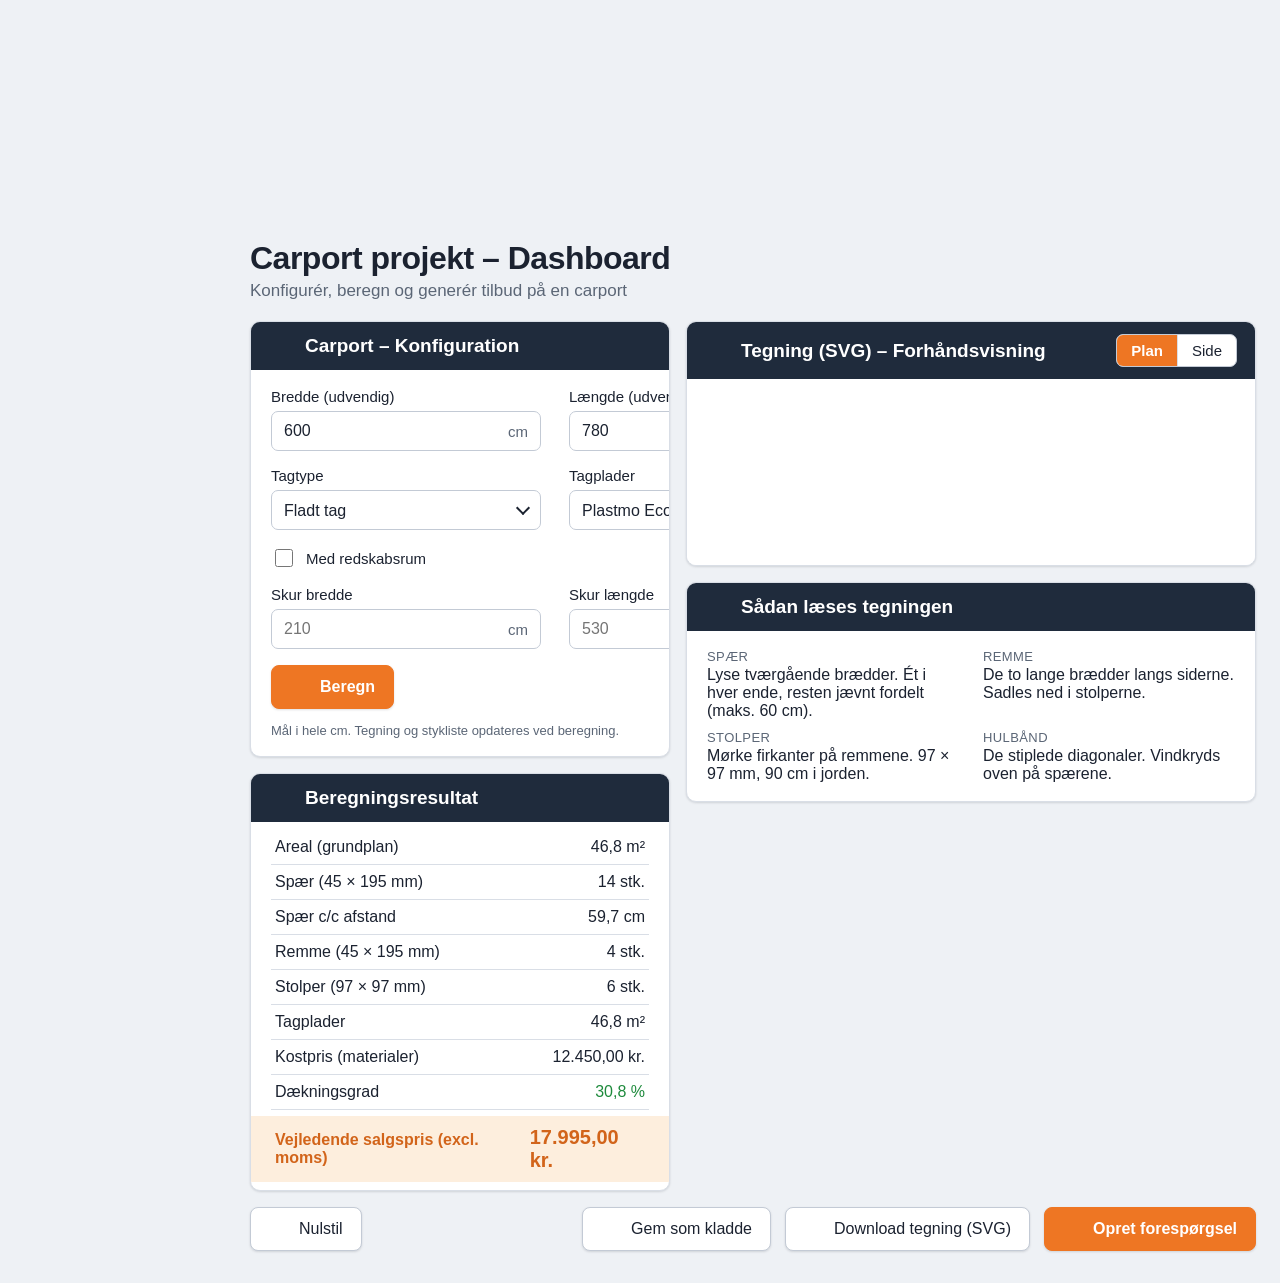
<file: src/main/resources/templates/index.html>
<!DOCTYPE html>
<html lang="da" xmlns:th="http://www.thymeleaf.org">
<head th:replace="~{fragments/layout :: head('Dashboard')}">
    <meta charset="UTF-8">
    <title>Dashboard – Fog Carport</title>
    <link rel="stylesheet" href="../public/css/style.css">
</head>
<body>
<svg th:replace="~{fragments/layout :: icons}"></svg>
<header th:replace="~{fragments/layout :: topbar('Carport projekt')}"></header>
<aside th:replace="~{fragments/layout :: sidebar('dashboard', 'salesperson')}"></aside>

<main class="main">

    <div class="page-head">
        <div>
            <h1>Carport projekt – Dashboard</h1>
            <p>Konfigurér, beregn og generér tilbud på en carport</p>
        </div>
    </div>

    <div class="grid">

        <!-- LEFT COLUMN -->
        <div class="col">

            <!-- Configuration -->
            <section class="card">
                <div class="card-head">
                    <svg><use href="#i-sliders"/></svg>
                    Carport – Konfiguration
                </div>
                <form class="card-body" th:action="@{/calculate}" method="post" id="config-form">
                    <div class="form-grid">
                        <div class="field">
                            <label for="width">Bredde (udvendig)</label>
                            <div class="control">
                                <input type="number" id="width" name="width" value="600" min="240" max="600" step="30" required>
                                <span class="unit">cm</span>
                            </div>
                        </div>
                        <div class="field">
                            <label for="length">Længde (udvendig)</label>
                            <div class="control">
                                <input type="number" id="length" name="length" value="780" min="240" max="780" step="30" required>
                                <span class="unit">cm</span>
                            </div>
                        </div>

                        <div class="field">
                            <label for="roof">Tagtype</label>
                            <div class="control select">
                                <select id="roof" name="roof">
                                    <option value="flat" selected>Fladt tag</option>
                                </select>
                            </div>
                        </div>
                        <div class="field">
                            <label for="roofMaterial">Tagplader</label>
                            <div class="control select">
                                <select id="roofMaterial" name="roofMaterial">
                                    <option selected>Plastmo Ecolite blåtonet</option>
                                </select>
                            </div>
                        </div>

                        <div class="field span-2">
                            <label class="check">
                                <input type="checkbox" name="shed" data-shed-toggle> Med redskabsrum
                            </label>
                        </div>
                        <div class="field">
                            <label for="shedWidth">Skur bredde</label>
                            <div class="control">
                                <input type="number" id="shedWidth" name="shedWidth" placeholder="210" min="150" step="30" data-shed-field>
                                <span class="unit">cm</span>
                            </div>
                        </div>
                        <div class="field">
                            <label for="shedLength">Skur længde</label>
                            <div class="control">
                                <input type="number" id="shedLength" name="shedLength" placeholder="530" min="150" step="30" data-shed-field>
                                <span class="unit">cm</span>
                            </div>
                        </div>
                    </div>
                    <div class="toolbar">
                        <button type="submit" class="btn primary"><svg><use href="#i-calc"/></svg> Beregn</button>
                        <span class="help">Mål i hele cm. Tegning og stykliste opdateres ved beregning.</span>
                    </div>
                </form>
            </section>

            <!-- Calculation result -->
            <section class="card">
                <div class="card-head">
                    <svg><use href="#i-calc"/></svg>
                    Beregningsresultat
                </div>
                <ul class="kv" style="padding-top:8px; padding-bottom:8px">
                    <li><span>Areal (grundplan)</span><span class="v">46,8 m²</span></li>
                    <li><span>Spær (45 × 195 mm)</span><span class="v">14 stk.</span></li>
                    <li><span>Spær c/c afstand</span><span class="v">59,7 cm</span></li>
                    <li><span>Remme (45 × 195 mm)</span><span class="v">4 stk.</span></li>
                    <li><span>Stolper (97 × 97 mm)</span><span class="v">6 stk.</span></li>
                    <li><span>Tagplader</span><span class="v">46,8 m²</span></li>
                    <li><span>Kostpris (materialer)</span><span class="v">12.450,00 kr.</span></li>
                    <li><span>Dækningsgrad</span><span class="v margin-good">30,8 %</span></li>
                    <li class="total"><span>Vejledende salgspris (excl. moms)</span><span class="v">17.995,00 kr.</span></li>
                </ul>
            </section>

        </div>

        <!-- RIGHT COLUMN -->
        <div class="col">

            <!-- Drawing preview -->
            <section class="card">
                <div class="card-head">
                    <svg><use href="#i-image"/></svg>
                    Tegning (SVG) – Forhåndsvisning
                    <div class="right">
                        <div class="segmented" role="tablist" aria-label="Visning">
                            <button type="button" class="active">Plan</button>
                            <button type="button" disabled title="Kommer senere">Side</button>
                        </div>
                    </div>
                </div>
                <div class="drawing">
                    <svg th:replace="~{fragments/drawing :: top(600, 780)}"></svg>
                </div>
            </section>

            <!-- Help / legend -->
            <section class="card">
                <div class="card-head">
                    <svg><use href="#i-ruler"/></svg>
                    Sådan læses tegningen
                </div>
                <div class="card-body">
                    <div class="details">
                        <div><dt>Spær</dt><dd>Lyse tværgående brædder. Ét i hver ende, resten jævnt fordelt (maks. 60 cm).</dd></div>
                        <div><dt>Remme</dt><dd>De to lange brædder langs siderne. Sadles ned i stolperne.</dd></div>
                        <div><dt>Stolper</dt><dd>Mørke firkanter på remmene. 97 × 97 mm, 90 cm i jorden.</dd></div>
                        <div><dt>Hulbånd</dt><dd>De stiplede diagonaler. Vindkryds oven på spærene.</dd></div>
                    </div>
                </div>
            </section>

        </div>
    </div>

    <!-- Bottom actions -->
    <div class="toolbar">
        <button type="reset" form="config-form" class="btn"><svg><use href="#i-reset"/></svg> Nulstil</button>
        <span class="push"></span>
        <button type="button" class="btn"><svg><use href="#i-save"/></svg> Gem som kladde</button>
        <a class="btn" th:href="@{/drawing.svg(width=600,length=780)}" href="#"><svg><use href="#i-download"/></svg> Download tegning (SVG)</a>
        <a class="btn primary" th:href="@{/request}" href="request.html"><svg><use href="#i-cart"/></svg> Opret forespørgsel</a>
    </div>

</main>

<script th:replace="~{fragments/layout :: scripts}" src="../public/js/app.js"></script>
</body>
</html>
</file>
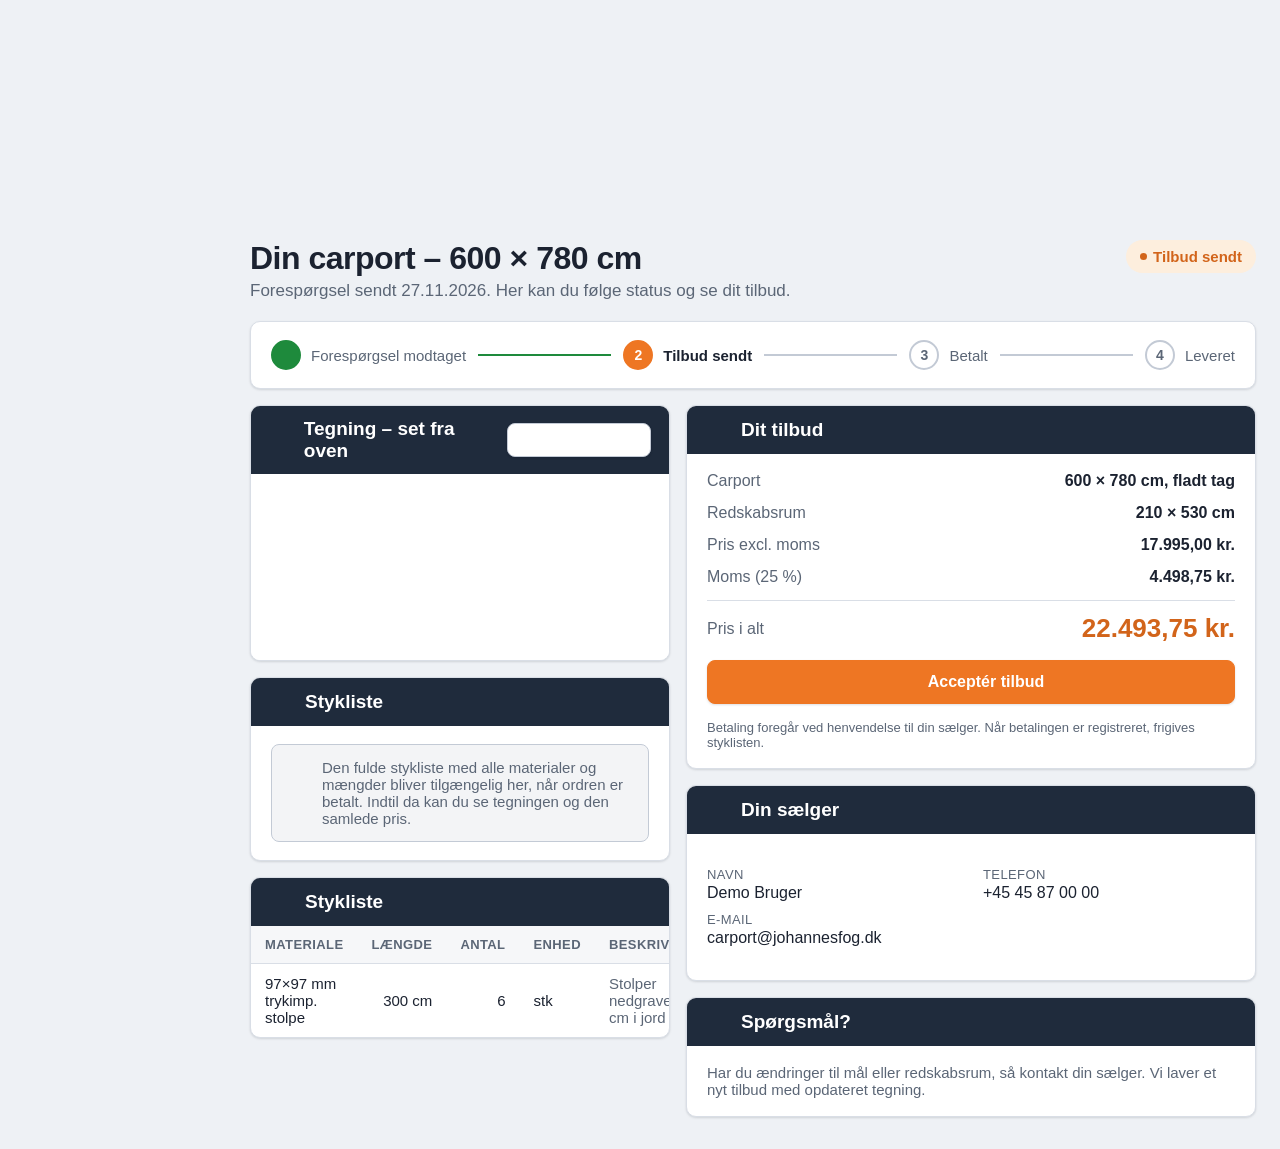
<file: src/main/resources/templates/customer-order.html>
<!DOCTYPE html>
<html lang="da" xmlns:th="http://www.thymeleaf.org">
<head th:replace="~{fragments/layout :: head('Min carport')}">
    <meta charset="UTF-8">
    <title>Min carport – Fog Carport</title>
    <link rel="stylesheet" href="../public/css/style.css">
</head>
<body>
<svg th:replace="~{fragments/layout :: icons}"></svg>
<header th:replace="~{fragments/layout :: topbar('Mine carporte')}"></header>
<aside th:replace="~{fragments/layout :: sidebar('mine', 'customer')}"></aside>

<main class="main">

    <div class="page-head">
        <div>
            <h1>Din carport – 600 × 780 cm</h1>
            <p>Forespørgsel sendt 27.11.2026. Her kan du følge status og se dit tilbud.</p>
        </div>
        <div class="actions">
            <span class="badge offer_sent" style="font-size:15px; padding:8px 14px">Tilbud sendt</span>
        </div>
    </div>

    <!-- Status stepper -->
    <section class="card mb-16">
        <div class="stepper">
            <div class="step done"><span class="n"><svg width="16" height="16"><use href="#i-check"/></svg></span> Forespørgsel modtaget</div>
            <span class="step-line done"></span>
            <div class="step current"><span class="n">2</span> Tilbud sendt</div>
            <span class="step-line"></span>
            <div class="step"><span class="n">3</span> Betalt</div>
            <span class="step-line"></span>
            <div class="step"><span class="n">4</span> Leveret</div>
        </div>
    </section>

    <div class="grid grid-wide">

        <!-- LEFT -->
        <div class="col">

            <section class="card">
                <div class="card-head">
                    <svg><use href="#i-image"/></svg>
                    Tegning – set fra oven
                    <div class="right">
                        <a class="btn sm" th:href="@{/customer/orders/{id}/drawing.svg(id='demo')}" href="#"><svg><use href="#i-download"/></svg> Download SVG</a>
                    </div>
                </div>
                <div class="drawing">
                    <svg th:replace="~{fragments/drawing :: top(600, 780)}"></svg>
                </div>
            </section>

            <!-- Parts list: locked until paid -->
            <section class="card" th:if="${order == null or !(order.status == 'paid' or order.status == 'delivered')}">
                <div class="card-head">
                    <svg><use href="#i-lock"/></svg>
                    Stykliste
                </div>
                <div class="card-body">
                    <div class="notice locked">
                        <svg><use href="#i-lock"/></svg>
                        <span>Den fulde stykliste med alle materialer og mængder bliver tilgængelig her, når ordren er betalt.
                              Indtil da kan du se tegningen og den samlede pris.</span>
                    </div>
                </div>
            </section>

            <!-- Parts list: visible when paid (rendered by Thymeleaf only) -->
            <section class="card" th:if="${order != null and (order.status == 'paid' or order.status == 'delivered')}">
                <div class="card-head">
                    <svg><use href="#i-list"/></svg>
                    Stykliste
                </div>
                <div class="card-body tight">
                    <table class="table">
                        <thead>
                        <tr><th>Materiale</th><th class="num">Længde</th><th class="num">Antal</th><th>Enhed</th><th>Beskrivelse</th></tr>
                        </thead>
                        <tbody>
                        <tr th:each="line : ${orderLines}">
                            <td th:text="${line.materialName}">97×97 mm trykimp. stolpe</td>
                            <td class="num" th:text="${line.length != null} ? ${line.length} + ' cm' : '–'">300 cm</td>
                            <td class="num" th:text="${line.quantity}">6</td>
                            <td th:text="${line.unit}">stk</td>
                            <td class="muted" th:text="${line.description}">Stolper nedgraves 90 cm i jord</td>
                        </tr>
                        </tbody>
                    </table>
                </div>
            </section>

        </div>

        <!-- RIGHT -->
        <div class="col">

            <section class="card">
                <div class="card-head">
                    <svg><use href="#i-file"/></svg>
                    Dit tilbud
                </div>
                <div class="card-body">
                    <div class="price-box">
                        <div class="price-row">
                            <span class="lbl">Carport</span>
                            <span class="val">600 × 780 cm, fladt tag</span>
                        </div>
                        <div class="price-row">
                            <span class="lbl">Redskabsrum</span>
                            <span class="val">210 × 530 cm</span>
                        </div>
                        <div class="price-row">
                            <span class="lbl">Pris excl. moms</span>
                            <span class="val">17.995,00 kr.</span>
                        </div>
                        <div class="price-row">
                            <span class="lbl">Moms (25 %)</span>
                            <span class="val">4.498,75 kr.</span>
                        </div>
                        <div class="price-row big">
                            <span class="lbl">Pris i alt</span>
                            <span class="val">22.493,75 kr.</span>
                        </div>
                    </div>
                    <div class="toolbar">
                        <button type="button" class="btn primary block"><svg><use href="#i-check"/></svg> Acceptér tilbud</button>
                    </div>
                    <p class="help mt-16">Betaling foregår ved henvendelse til din sælger. Når betalingen er registreret, frigives styklisten.</p>
                </div>
            </section>

            <section class="card">
                <div class="card-head">
                    <svg><use href="#i-user"/></svg>
                    Din sælger
                </div>
                <div class="card-body">
                    <dl class="details">
                        <div><dt>Navn</dt><dd>Demo Bruger</dd></div>
                        <div><dt>Telefon</dt><dd>+45 45 87 00 00</dd></div>
                        <div style="grid-column:span 2"><dt>E-mail</dt><dd>carport@johannesfog.dk</dd></div>
                    </dl>
                </div>
            </section>

            <section class="card">
                <div class="card-head">
                    <svg><use href="#i-help"/></svg>
                    Spørgsmål?
                </div>
                <div class="card-body">
                    <p class="muted">Har du ændringer til mål eller redskabsrum, så kontakt din sælger. Vi laver et nyt tilbud med opdateret tegning.</p>
                </div>
            </section>

        </div>
    </div>

</main>

<script th:replace="~{fragments/layout :: scripts}" src="../public/js/app.js"></script>
</body>
</html>
</file>
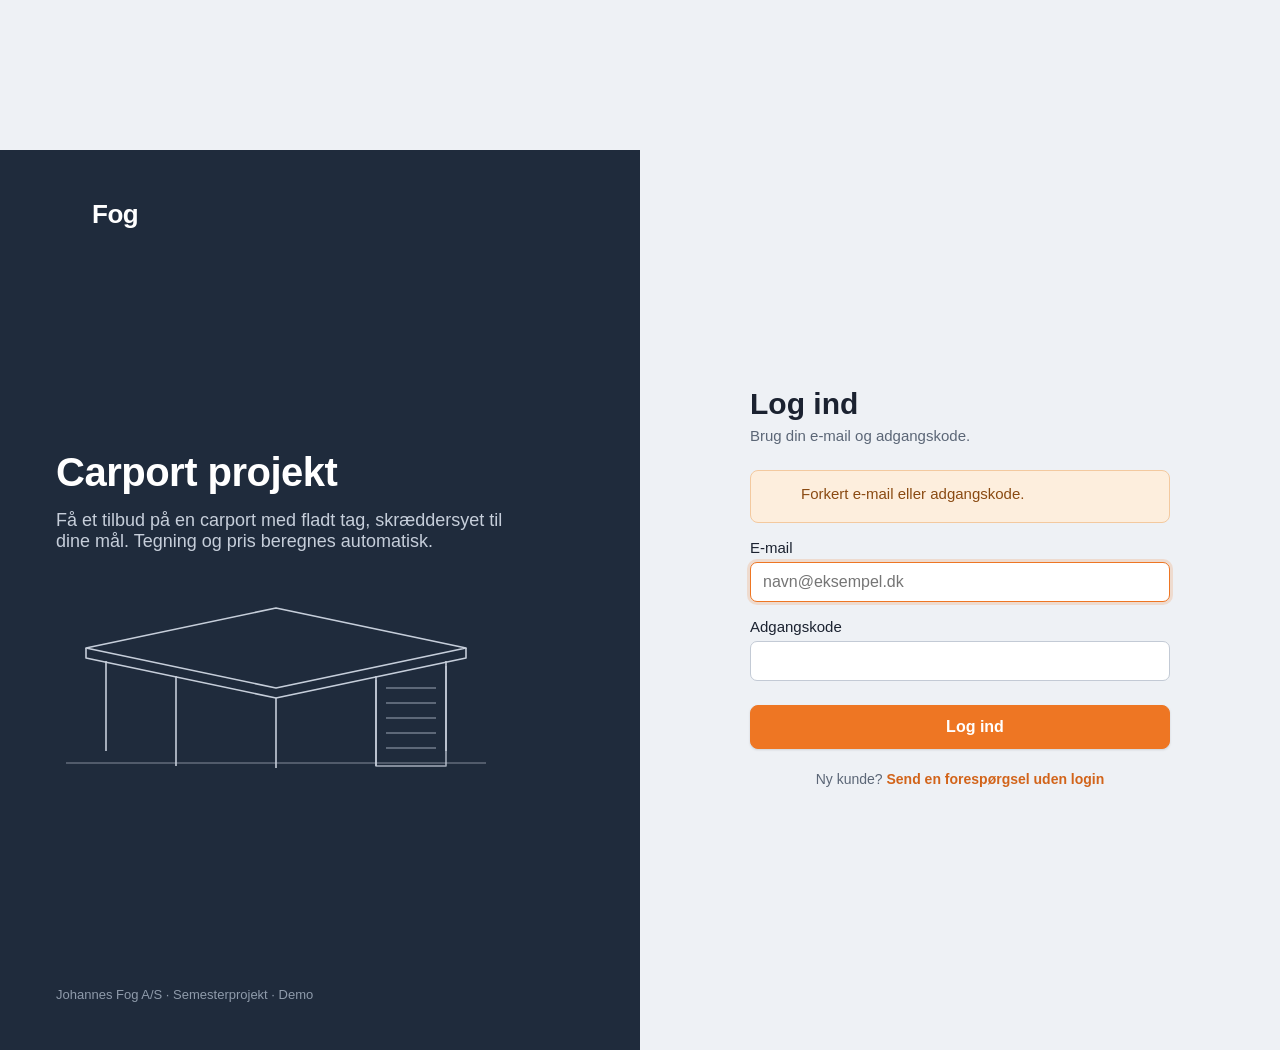
<file: src/main/resources/templates/login.html>
<!DOCTYPE html>
<html lang="da" xmlns:th="http://www.thymeleaf.org">
<head th:replace="~{fragments/layout :: head('Log ind')}">
    <meta charset="UTF-8">
    <title>Log ind – Fog Carport</title>
    <link rel="stylesheet" href="../public/css/style.css">
</head>
<body>
<svg th:replace="~{fragments/layout :: icons}"></svg>

<div class="auth">

    <aside class="auth-side">
        <a class="brand" th:href="@{/}" href="index.html">
            <svg class="brand-mark"><use href="#i-fog"/></svg>
            <span class="brand-name">Fog</span>
        </a>

        <div class="hero">
            <h2>Carport projekt</h2>
            <p>Få et tilbud på en carport med fladt tag, skræddersyet til dine mål.
               Tegning og pris beregnes automatisk.</p>
            <svg viewBox="0 0 440 180" fill="none" stroke="currentColor" stroke-width="1.6" stroke-linejoin="round">
                <path d="M30 60 220 20l190 40-190 40z"/>
                <path d="M30 60v10l190 40 190-40V60"/>
                <path d="M50 73v90M120 88v90M220 110v70M320 88v90M390 73v90"/>
                <path d="M320 92v86h70V78" opacity=".8"/>
                <path d="M330 100h50M330 115h50M330 130h50M330 145h50M330 160h50" opacity=".5"/>
                <path d="M10 175h420" opacity=".4"/>
            </svg>
        </div>

        <p class="legal">Johannes Fog A/S · Semesterprojekt · Demo</p>
    </aside>

    <section class="auth-form">
        <form class="auth-card" th:action="@{/login}" method="post">
            <h1>Log ind</h1>
            <p>Brug din e-mail og adgangskode.</p>

            <div class="notice warn mb-16" th:if="${error}">
                <svg><use href="#i-info"/></svg>
                <span th:text="${error}">Forkert e-mail eller adgangskode.</span>
            </div>

            <div class="field">
                <label for="email">E-mail</label>
                <div class="control">
                    <input type="email" id="email" name="email" placeholder="navn@eksempel.dk" autocomplete="username" required autofocus>
                </div>
            </div>

            <div class="field">
                <label for="password">Adgangskode</label>
                <div class="control">
                    <input type="password" id="password" name="password" autocomplete="current-password" required>
                </div>
            </div>

            <button type="submit" class="btn primary block">
                <svg><use href="#i-logout"/></svg> Log ind
            </button>

            <p class="alt">Ny kunde? <a th:href="@{/request}" href="request.html">Send en forespørgsel uden login</a></p>
        </form>
    </section>

</div>

</body>
</html>
</file>
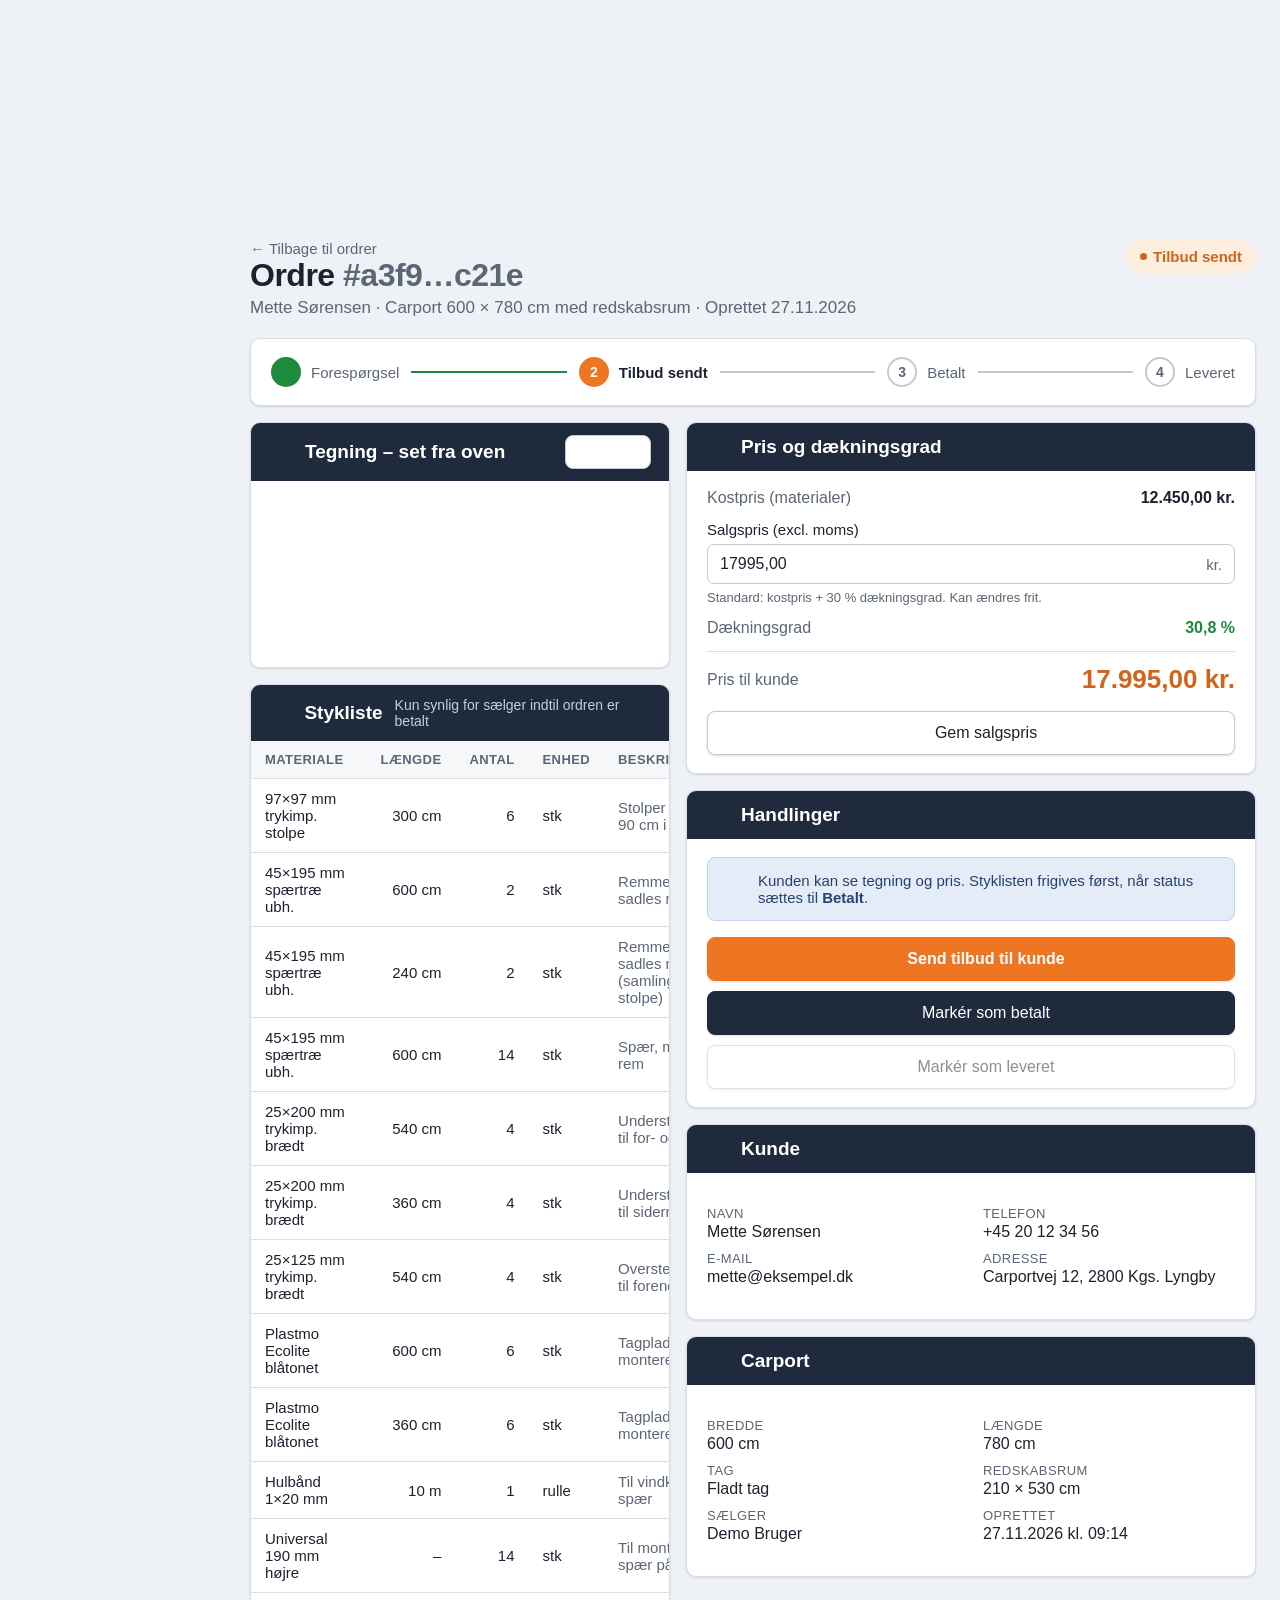
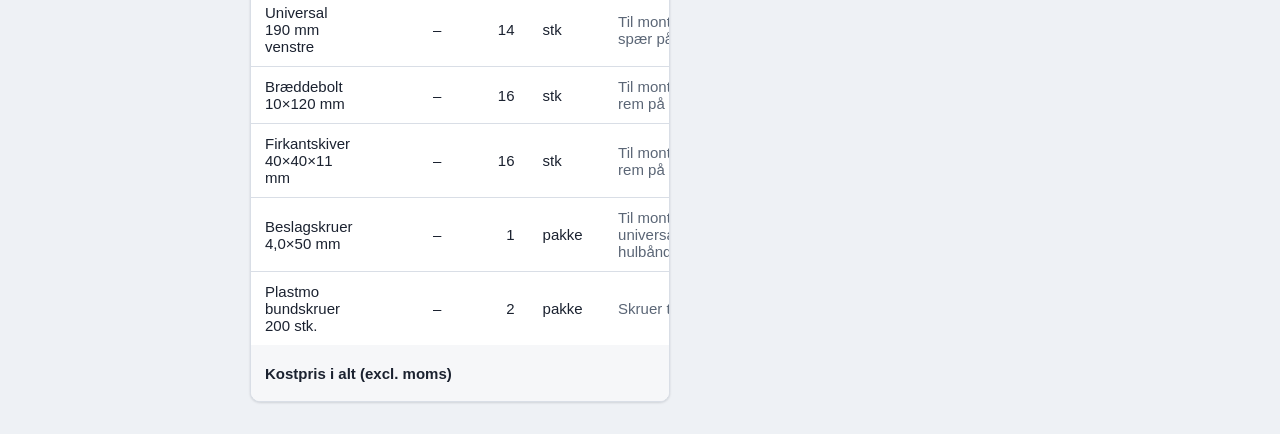
<file: src/main/resources/templates/order.html>
<!DOCTYPE html>
<html lang="da" xmlns:th="http://www.thymeleaf.org">
<head th:replace="~{fragments/layout :: head('Ordre')}">
    <meta charset="UTF-8">
    <title>Ordre – Fog Carport</title>
    <link rel="stylesheet" href="../public/css/style.css">
</head>
<body>
<svg th:replace="~{fragments/layout :: icons}"></svg>
<header th:replace="~{fragments/layout :: topbar('Carport projekt')}"></header>
<aside th:replace="~{fragments/layout :: sidebar('orders', 'salesperson')}"></aside>

<main class="main">

    <div class="page-head">
        <div>
            <a class="muted" th:href="@{/orders}" href="orders.html">← Tilbage til ordrer</a>
            <h1>Ordre <span class="muted">#a3f9…c21e</span></h1>
            <p>Mette Sørensen · Carport 600 × 780 cm med redskabsrum · Oprettet 27.11.2026</p>
        </div>
        <div class="actions">
            <span class="badge offer_sent" style="font-size:15px; padding:8px 14px">Tilbud sendt</span>
        </div>
    </div>

    <!-- Status stepper -->
    <section class="card mb-16">
        <div class="stepper">
            <div class="step done"><span class="n"><svg width="16" height="16"><use href="#i-check"/></svg></span> Forespørgsel</div>
            <span class="step-line done"></span>
            <div class="step current"><span class="n">2</span> Tilbud sendt</div>
            <span class="step-line"></span>
            <div class="step"><span class="n">3</span> Betalt</div>
            <span class="step-line"></span>
            <div class="step"><span class="n">4</span> Leveret</div>
        </div>
    </section>

    <div class="grid grid-wide">

        <!-- LEFT -->
        <div class="col">

            <!-- Drawing -->
            <section class="card">
                <div class="card-head">
                    <svg><use href="#i-image"/></svg>
                    Tegning – set fra oven
                    <div class="right">
                        <a class="btn sm" th:href="@{/orders/{id}/drawing.svg(id='demo')}" href="#"><svg><use href="#i-download"/></svg> SVG</a>
                    </div>
                </div>
                <div class="drawing">
                    <svg th:replace="~{fragments/drawing :: top(600, 780)}"></svg>
                </div>
            </section>

            <!-- Parts list -->
            <section class="card">
                <div class="card-head">
                    <svg><use href="#i-list"/></svg>
                    Stykliste
                    <div class="right muted" style="color:#c6ceda">Kun synlig for sælger indtil ordren er betalt</div>
                </div>
                <div class="card-body tight">
                    <table class="table">
                        <thead>
                        <tr>
                            <th>Materiale</th>
                            <th class="num">Længde</th>
                            <th class="num">Antal</th>
                            <th>Enhed</th>
                            <th>Beskrivelse</th>
                            <th class="num">Pris</th>
                        </tr>
                        </thead>
                        <tbody>
                        <!-- th:each="line : ${orderLines}" -->
                        <tr><td>97×97 mm trykimp. stolpe</td><td class="num">300 cm</td><td class="num">6</td><td>stk</td><td class="muted">Stolper nedgraves 90 cm i jord</td><td class="num">1.794,00</td></tr>
                        <tr><td>45×195 mm spærtræ ubh.</td><td class="num">600 cm</td><td class="num">2</td><td>stk</td><td class="muted">Remme i sider, sadles ned i stolper</td><td class="num">718,00</td></tr>
                        <tr><td>45×195 mm spærtræ ubh.</td><td class="num">240 cm</td><td class="num">2</td><td>stk</td><td class="muted">Remme i sider, sadles ned i stolper (samling over stolpe)</td><td class="num">298,00</td></tr>
                        <tr><td>45×195 mm spærtræ ubh.</td><td class="num">600 cm</td><td class="num">14</td><td>stk</td><td class="muted">Spær, monteres på rem</td><td class="num">5.026,00</td></tr>
                        <tr><td>25×200 mm trykimp. brædt</td><td class="num">540 cm</td><td class="num">4</td><td>stk</td><td class="muted">Understernbrædder til for- og bagende</td><td class="num">716,00</td></tr>
                        <tr><td>25×200 mm trykimp. brædt</td><td class="num">360 cm</td><td class="num">4</td><td>stk</td><td class="muted">Understernbrædder til siderne</td><td class="num">476,00</td></tr>
                        <tr><td>25×125 mm trykimp. brædt</td><td class="num">540 cm</td><td class="num">4</td><td>stk</td><td class="muted">Oversternbrædder til forenden</td><td class="num">396,00</td></tr>
                        <tr><td>Plastmo Ecolite blåtonet</td><td class="num">600 cm</td><td class="num">6</td><td>stk</td><td class="muted">Tagplader monteres på spær</td><td class="num">1.794,00</td></tr>
                        <tr><td>Plastmo Ecolite blåtonet</td><td class="num">360 cm</td><td class="num">6</td><td>stk</td><td class="muted">Tagplader monteres på spær</td><td class="num">1.074,00</td></tr>
                        <tr><td>Hulbånd 1×20 mm</td><td class="num">10 m</td><td class="num">1</td><td>rulle</td><td class="muted">Til vindkryds på spær</td><td class="num">149,00</td></tr>
                        <tr><td>Universal 190 mm højre</td><td class="num">–</td><td class="num">14</td><td>stk</td><td class="muted">Til montering af spær på rem</td><td class="num">238,00</td></tr>
                        <tr><td>Universal 190 mm venstre</td><td class="num">–</td><td class="num">14</td><td>stk</td><td class="muted">Til montering af spær på rem</td><td class="num">238,00</td></tr>
                        <tr><td>Bræddebolt 10×120 mm</td><td class="num">–</td><td class="num">16</td><td>stk</td><td class="muted">Til montering af rem på stolper</td><td class="num">176,00</td></tr>
                        <tr><td>Firkantskiver 40×40×11 mm</td><td class="num">–</td><td class="num">16</td><td>stk</td><td class="muted">Til montering af rem på stolper</td><td class="num">64,00</td></tr>
                        <tr><td>Beslagskruer 4,0×50 mm</td><td class="num">–</td><td class="num">1</td><td>pakke</td><td class="muted">Til montering af universalbeslag + hulbånd</td><td class="num">89,00</td></tr>
                        <tr><td>Plastmo bundskruer 200 stk.</td><td class="num">–</td><td class="num">2</td><td>pakke</td><td class="muted">Skruer til tagplader</td><td class="num">258,00</td></tr>
                        </tbody>
                        <tfoot>
                        <tr><td colspan="5">Kostpris i alt (excl. moms)</td><td class="num">12.450,00 kr.</td></tr>
                        </tfoot>
                    </table>
                </div>
            </section>

        </div>

        <!-- RIGHT -->
        <div class="col">

            <!-- Price & margin -->
            <section class="card">
                <div class="card-head">
                    <svg><use href="#i-calc"/></svg>
                    Pris og dækningsgrad
                </div>
                <form class="card-body" th:action="@{/orders/{id}/price(id='demo')}" method="post">
                    <div class="price-box">
                        <div class="price-row">
                            <span class="lbl">Kostpris (materialer)</span>
                            <span class="val" data-cost-price="12450">12.450,00 kr.</span>
                        </div>
                        <div class="field">
                            <label for="salesPrice">Salgspris (excl. moms)</label>
                            <div class="control">
                                <input type="text" id="salesPrice" name="salesPrice" value="17995,00" inputmode="decimal" data-sales-price>
                                <span class="unit">kr.</span>
                            </div>
                            <span class="help">Standard: kostpris + 30 % dækningsgrad. Kan ændres frit.</span>
                        </div>
                        <div class="price-row">
                            <span class="lbl">Dækningsgrad</span>
                            <span class="val margin-good" data-margin>30,8 %</span>
                        </div>
                        <div class="price-row big">
                            <span class="lbl">Pris til kunde</span>
                            <span class="val">17.995,00 kr.</span>
                        </div>
                    </div>
                    <div class="toolbar">
                        <button type="submit" class="btn block"><svg><use href="#i-save"/></svg> Gem salgspris</button>
                    </div>
                </form>
            </section>

            <!-- Status actions -->
            <section class="card">
                <div class="card-head">
                    <svg><use href="#i-send"/></svg>
                    Handlinger
                </div>
                <div class="card-body">
                    <div class="notice info mb-16">
                        <svg><use href="#i-info"/></svg>
                        <span>Kunden kan se tegning og pris. Styklisten frigives først, når status sættes til <strong>Betalt</strong>.</span>
                    </div>
                    <form th:action="@{/orders/{id}/status(id='demo')}" method="post" class="col" style="gap:10px">
                        <button type="submit" name="status" value="offer_sent" class="btn primary block"><svg><use href="#i-mail"/></svg> Send tilbud til kunde</button>
                        <button type="submit" name="status" value="paid" class="btn dark block"><svg><use href="#i-check"/></svg> Markér som betalt</button>
                        <button type="submit" name="status" value="delivered" class="btn block" disabled><svg><use href="#i-cart"/></svg> Markér som leveret</button>
                    </form>
                </div>
            </section>

            <!-- Customer -->
            <section class="card">
                <div class="card-head">
                    <svg><use href="#i-user"/></svg>
                    Kunde
                </div>
                <div class="card-body">
                    <dl class="details">
                        <div><dt>Navn</dt><dd>Mette Sørensen</dd></div>
                        <div><dt>Telefon</dt><dd>+45 20 12 34 56</dd></div>
                        <div><dt>E-mail</dt><dd>mette@eksempel.dk</dd></div>
                        <div><dt>Adresse</dt><dd>Carportvej 12, 2800 Kgs. Lyngby</dd></div>
                    </dl>
                </div>
            </section>

            <!-- Carport -->
            <section class="card">
                <div class="card-head">
                    <svg><use href="#i-carport"/></svg>
                    Carport
                </div>
                <div class="card-body">
                    <dl class="details">
                        <div><dt>Bredde</dt><dd>600 cm</dd></div>
                        <div><dt>Længde</dt><dd>780 cm</dd></div>
                        <div><dt>Tag</dt><dd>Fladt tag</dd></div>
                        <div><dt>Redskabsrum</dt><dd>210 × 530 cm</dd></div>
                        <div><dt>Sælger</dt><dd>Demo Bruger</dd></div>
                        <div><dt>Oprettet</dt><dd>27.11.2026 kl. 09:14</dd></div>
                    </dl>
                </div>
            </section>

        </div>
    </div>

</main>

<script th:replace="~{fragments/layout :: scripts}" src="../public/js/app.js"></script>
</body>
</html>
</file>
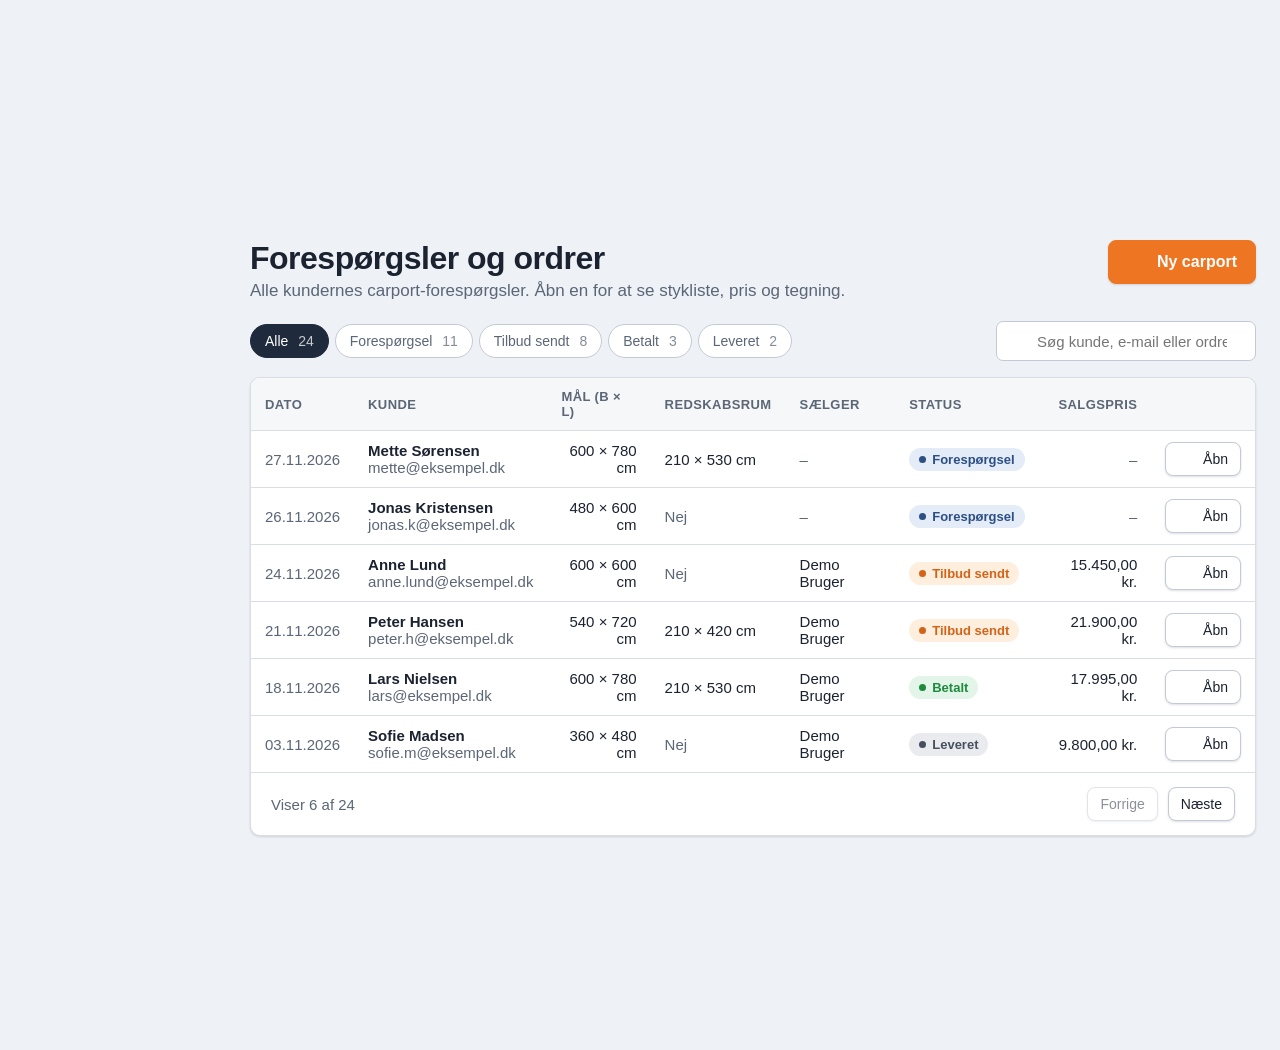
<file: src/main/resources/templates/orders.html>
<!DOCTYPE html>
<html lang="da" xmlns:th="http://www.thymeleaf.org">
<head th:replace="~{fragments/layout :: head('Ordrer')}">
    <meta charset="UTF-8">
    <title>Ordrer – Fog Carport</title>
    <link rel="stylesheet" href="../public/css/style.css">
</head>
<body>
<svg th:replace="~{fragments/layout :: icons}"></svg>
<header th:replace="~{fragments/layout :: topbar('Carport projekt')}"></header>
<aside th:replace="~{fragments/layout :: sidebar('orders', 'salesperson')}"></aside>

<main class="main">

    <div class="page-head">
        <div>
            <h1>Forespørgsler og ordrer</h1>
            <p>Alle kundernes carport-forespørgsler. Åbn en for at se stykliste, pris og tegning.</p>
        </div>
        <div class="actions">
            <a class="btn primary" th:href="@{/request}" href="request.html"><svg><use href="#i-plus"/></svg> Ny carport</a>
        </div>
    </div>

    <div class="row mb-16">
        <nav class="tabs" aria-label="Filtrér på status">
            <a th:href="@{/orders}" href="#" class="active">Alle <span class="count">24</span></a>
            <a th:href="@{/orders(status='request')}" href="#">Forespørgsel <span class="count">11</span></a>
            <a th:href="@{/orders(status='offer_sent')}" href="#">Tilbud sendt <span class="count">8</span></a>
            <a th:href="@{/orders(status='paid')}" href="#">Betalt <span class="count">3</span></a>
            <a th:href="@{/orders(status='delivered')}" href="#">Leveret <span class="count">2</span></a>
        </nav>
        <form class="search push" role="search">
            <svg><use href="#i-search"/></svg>
            <input type="search" name="q" placeholder="Søg kunde, e-mail eller ordrenr.">
        </form>
    </div>

    <section class="card">
        <div class="card-body tight">
            <table class="table">
                <thead>
                <tr>
                    <th>Dato</th>
                    <th>Kunde</th>
                    <th>Mål (B × L)</th>
                    <th>Redskabsrum</th>
                    <th>Sælger</th>
                    <th>Status</th>
                    <th class="num">Salgspris</th>
                    <th></th>
                </tr>
                </thead>
                <tbody>
                <!-- th:each="order : ${orders}" -->
                <tr>
                    <td class="muted">27.11.2026</td>
                    <td><strong>Mette Sørensen</strong><br><span class="muted">mette@eksempel.dk</span></td>
                    <td class="num">600 × 780 cm</td>
                    <td>210 × 530 cm</td>
                    <td class="muted">–</td>
                    <td><span class="badge request">Forespørgsel</span></td>
                    <td class="num muted">–</td>
                    <td class="text-right"><a class="btn sm" th:href="@{/orders/{id}(id='demo')}" href="order.html"><svg><use href="#i-eye"/></svg> Åbn</a></td>
                </tr>
                <tr>
                    <td class="muted">26.11.2026</td>
                    <td><strong>Jonas Kristensen</strong><br><span class="muted">jonas.k@eksempel.dk</span></td>
                    <td class="num">480 × 600 cm</td>
                    <td class="muted">Nej</td>
                    <td class="muted">–</td>
                    <td><span class="badge request">Forespørgsel</span></td>
                    <td class="num muted">–</td>
                    <td class="text-right"><a class="btn sm" href="order.html"><svg><use href="#i-eye"/></svg> Åbn</a></td>
                </tr>
                <tr>
                    <td class="muted">24.11.2026</td>
                    <td><strong>Anne Lund</strong><br><span class="muted">anne.lund@eksempel.dk</span></td>
                    <td class="num">600 × 600 cm</td>
                    <td class="muted">Nej</td>
                    <td>Demo Bruger</td>
                    <td><span class="badge offer_sent">Tilbud sendt</span></td>
                    <td class="num">15.450,00 kr.</td>
                    <td class="text-right"><a class="btn sm" href="order.html"><svg><use href="#i-eye"/></svg> Åbn</a></td>
                </tr>
                <tr>
                    <td class="muted">21.11.2026</td>
                    <td><strong>Peter Hansen</strong><br><span class="muted">peter.h@eksempel.dk</span></td>
                    <td class="num">540 × 720 cm</td>
                    <td>210 × 420 cm</td>
                    <td>Demo Bruger</td>
                    <td><span class="badge offer_sent">Tilbud sendt</span></td>
                    <td class="num">21.900,00 kr.</td>
                    <td class="text-right"><a class="btn sm" href="order.html"><svg><use href="#i-eye"/></svg> Åbn</a></td>
                </tr>
                <tr>
                    <td class="muted">18.11.2026</td>
                    <td><strong>Lars Nielsen</strong><br><span class="muted">lars@eksempel.dk</span></td>
                    <td class="num">600 × 780 cm</td>
                    <td>210 × 530 cm</td>
                    <td>Demo Bruger</td>
                    <td><span class="badge paid">Betalt</span></td>
                    <td class="num">17.995,00 kr.</td>
                    <td class="text-right"><a class="btn sm" href="order.html"><svg><use href="#i-eye"/></svg> Åbn</a></td>
                </tr>
                <tr>
                    <td class="muted">03.11.2026</td>
                    <td><strong>Sofie Madsen</strong><br><span class="muted">sofie.m@eksempel.dk</span></td>
                    <td class="num">360 × 480 cm</td>
                    <td class="muted">Nej</td>
                    <td>Demo Bruger</td>
                    <td><span class="badge delivered">Leveret</span></td>
                    <td class="num">9.800,00 kr.</td>
                    <td class="text-right"><a class="btn sm" href="order.html"><svg><use href="#i-eye"/></svg> Åbn</a></td>
                </tr>
                </tbody>
            </table>
        </div>
        <div class="card-foot">
            <span class="muted">Viser 6 af 24</span>
            <span class="push" style="margin-left:auto"></span>
            <button class="btn sm" type="button" disabled>Forrige</button>
            <button class="btn sm" type="button">Næste</button>
        </div>
    </section>

</main>

<script th:replace="~{fragments/layout :: scripts}" src="../public/js/app.js"></script>
</body>
</html>
</file>
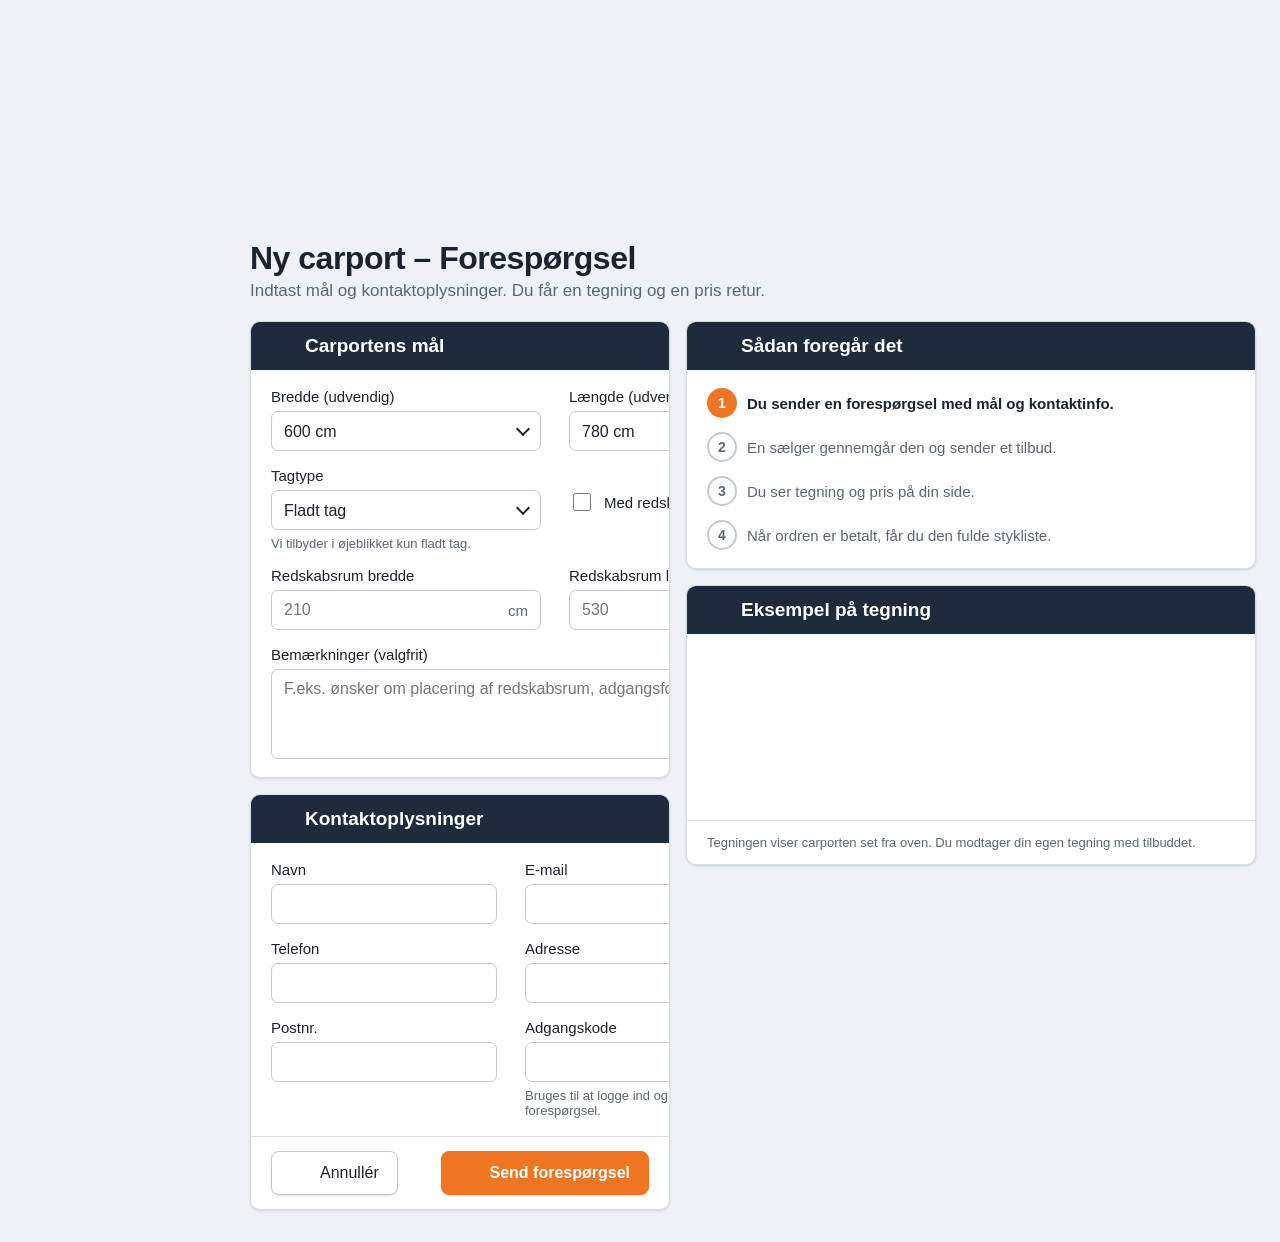
<file: src/main/resources/templates/request.html>
<!DOCTYPE html>
<html lang="da" xmlns:th="http://www.thymeleaf.org">
<head th:replace="~{fragments/layout :: head('Ny carport')}">
    <meta charset="UTF-8">
    <title>Ny carport – Fog Carport</title>
    <link rel="stylesheet" href="../public/css/style.css">
</head>
<body>
<svg th:replace="~{fragments/layout :: icons}"></svg>
<header th:replace="~{fragments/layout :: topbar('Carport projekt')}"></header>
<aside th:replace="~{fragments/layout :: sidebar('new', ${role})}"></aside>

<main class="main">

    <div class="page-head">
        <div>
            <h1>Ny carport – Forespørgsel</h1>
            <p>Indtast mål og kontaktoplysninger. Du får en tegning og en pris retur.</p>
        </div>
    </div>

    <form th:action="@{/request}" method="post">
        <div class="grid grid-wide">

            <!-- LEFT: form -->
            <div class="col">

                <section class="card">
                    <div class="card-head">
                        <svg><use href="#i-sliders"/></svg>
                        Carportens mål
                    </div>
                    <div class="card-body">
                        <div class="form-grid">
                            <div class="field">
                                <label for="width">Bredde (udvendig)</label>
                                <div class="control select">
                                    <select id="width" name="width" required>
                                        <option value="">Vælg bredde</option>
                                        <option value="240">240 cm</option>
                                        <option value="270">270 cm</option>
                                        <option value="300">300 cm</option>
                                        <option value="330">330 cm</option>
                                        <option value="360">360 cm</option>
                                        <option value="390">390 cm</option>
                                        <option value="420">420 cm</option>
                                        <option value="450">450 cm</option>
                                        <option value="480">480 cm</option>
                                        <option value="510">510 cm</option>
                                        <option value="540">540 cm</option>
                                        <option value="570">570 cm</option>
                                        <option value="600" selected>600 cm</option>
                                    </select>
                                </div>
                            </div>
                            <div class="field">
                                <label for="length">Længde (udvendig)</label>
                                <div class="control select">
                                    <select id="length" name="length" required>
                                        <option value="">Vælg længde</option>
                                        <option value="240">240 cm</option>
                                        <option value="270">270 cm</option>
                                        <option value="300">300 cm</option>
                                        <option value="330">330 cm</option>
                                        <option value="360">360 cm</option>
                                        <option value="390">390 cm</option>
                                        <option value="420">420 cm</option>
                                        <option value="450">450 cm</option>
                                        <option value="480">480 cm</option>
                                        <option value="510">510 cm</option>
                                        <option value="540">540 cm</option>
                                        <option value="570">570 cm</option>
                                        <option value="600">600 cm</option>
                                        <option value="630">630 cm</option>
                                        <option value="660">660 cm</option>
                                        <option value="690">690 cm</option>
                                        <option value="720">720 cm</option>
                                        <option value="750">750 cm</option>
                                        <option value="780" selected>780 cm</option>
                                    </select>
                                </div>
                            </div>

                            <div class="field">
                                <label for="roof">Tagtype</label>
                                <div class="control select">
                                    <select id="roof" name="roof">
                                        <option value="flat" selected>Fladt tag</option>
                                    </select>
                                </div>
                                <span class="help">Vi tilbyder i øjeblikket kun fladt tag.</span>
                            </div>
                            <div class="field">
                                <label>&nbsp;</label>
                                <label class="check">
                                    <input type="checkbox" name="shed" data-shed-toggle> Med redskabsrum
                                </label>
                            </div>

                            <div class="field">
                                <label for="shedWidth">Redskabsrum bredde</label>
                                <div class="control">
                                    <input type="number" id="shedWidth" name="shedWidth" placeholder="210" min="150" step="30" data-shed-field>
                                    <span class="unit">cm</span>
                                </div>
                            </div>
                            <div class="field">
                                <label for="shedLength">Redskabsrum længde</label>
                                <div class="control">
                                    <input type="number" id="shedLength" name="shedLength" placeholder="530" min="150" step="30" data-shed-field>
                                    <span class="unit">cm</span>
                                </div>
                            </div>

                            <div class="field span-2">
                                <label for="remarks">Bemærkninger (valgfrit)</label>
                                <textarea class="textarea" id="remarks" name="remarks" placeholder="F.eks. ønsker om placering af redskabsrum, adgangsforhold m.m."></textarea>
                            </div>
                        </div>
                    </div>
                </section>

                <section class="card">
                    <div class="card-head">
                        <svg><use href="#i-user"/></svg>
                        Kontaktoplysninger
                    </div>
                    <div class="card-body">
                        <div class="form-grid">
                            <div class="field">
                                <label for="name">Navn</label>
                                <div class="control"><input type="text" id="name" name="name" autocomplete="name" required></div>
                            </div>
                            <div class="field">
                                <label for="email">E-mail</label>
                                <div class="control"><input type="email" id="email" name="email" autocomplete="email" required></div>
                            </div>
                            <div class="field">
                                <label for="phone">Telefon</label>
                                <div class="control"><input type="tel" id="phone" name="phone" autocomplete="tel"></div>
                            </div>
                            <div class="field">
                                <label for="address">Adresse</label>
                                <div class="control"><input type="text" id="address" name="address" autocomplete="street-address"></div>
                            </div>
                            <div class="field">
                                <label for="zip">Postnr.</label>
                                <div class="control"><input type="text" id="zip" name="zip" inputmode="numeric" pattern="[0-9]{4}" autocomplete="postal-code"></div>
                            </div>
                            <div class="field">
                                <label for="password">Adgangskode</label>
                                <div class="control"><input type="password" id="password" name="password" autocomplete="new-password" required></div>
                                <span class="help">Bruges til at logge ind og følge din forespørgsel.</span>
                            </div>
                        </div>
                    </div>
                    <div class="card-foot">
                        <a class="btn" th:href="@{/}" href="index.html"><svg><use href="#i-back"/></svg> Annullér</a>
                        <span class="push" style="margin-left:auto"></span>
                        <button type="submit" class="btn primary"><svg><use href="#i-send"/></svg> Send forespørgsel</button>
                    </div>
                </section>

            </div>

            <!-- RIGHT: info -->
            <div class="col">
                <section class="card">
                    <div class="card-head">
                        <svg><use href="#i-info"/></svg>
                        Sådan foregår det
                    </div>
                    <div class="card-body">
                        <div class="stepper" style="padding:0; flex-direction:column; align-items:stretch; gap:14px">
                            <div class="step current"><span class="n">1</span> Du sender en forespørgsel med mål og kontaktinfo.</div>
                            <div class="step"><span class="n">2</span> En sælger gennemgår den og sender et tilbud.</div>
                            <div class="step"><span class="n">3</span> Du ser tegning og pris på din side.</div>
                            <div class="step"><span class="n">4</span> Når ordren er betalt, får du den fulde stykliste.</div>
                        </div>
                    </div>
                </section>

                <section class="card">
                    <div class="card-head">
                        <svg><use href="#i-image"/></svg>
                        Eksempel på tegning
                    </div>
                    <div class="drawing drawing-sm">
                        <svg th:replace="~{fragments/drawing :: top(600, 780)}"></svg>
                    </div>
                    <div class="card-foot">
                        <span class="help">Tegningen viser carporten set fra oven. Du modtager din egen tegning med tilbuddet.</span>
                    </div>
                </section>
            </div>

        </div>
    </form>

</main>

<script th:replace="~{fragments/layout :: scripts}" src="../public/js/app.js"></script>
</body>
</html>
</file>
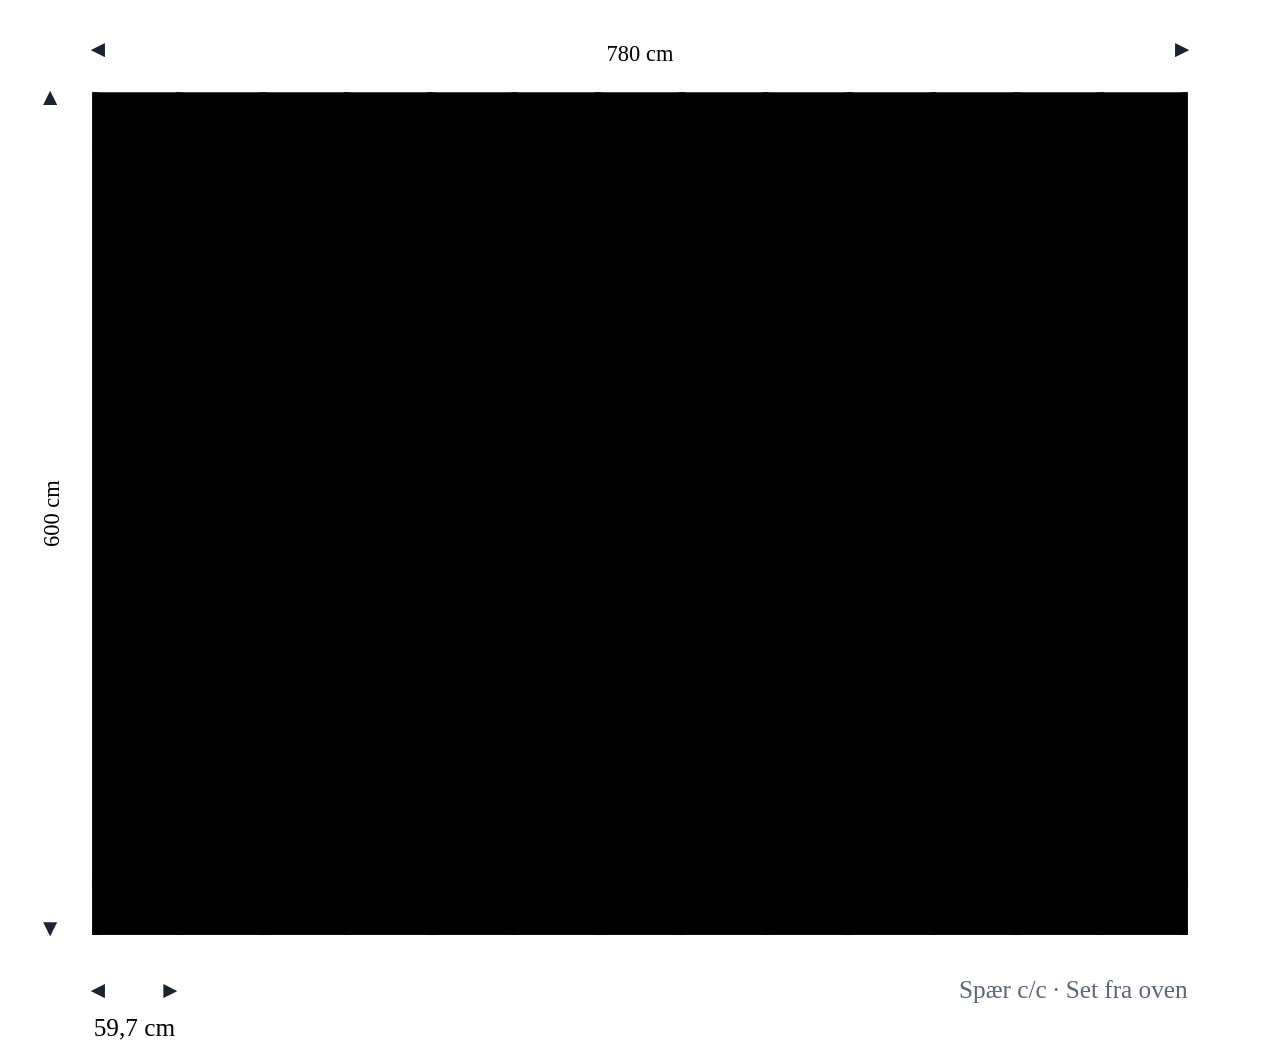
<file: src/main/resources/templates/fragments/drawing.html>
<!DOCTYPE html>
<html lang="da" xmlns:th="http://www.thymeleaf.org">
<!--
  Static sample of the top-view (set fra oven) drawing for a 600 x 780 cm carport.
  Replace with the SVG generated by the drawing service; the structure below is the
  target output: outline, 2 remme, 14 spær, 6 stolper, 2 hulbånd and dimension lines.
  1 SVG unit = 1 cm, offset by 60 units for the dimension lines.
-->
<body>

<svg th:fragment="top(width, length)" class="drawing-top" xmlns="http://www.w3.org/2000/svg"
     viewBox="0 0 900 740" role="img" aria-label="Carport set fra oven">
    <defs>
        <marker id="arrow-end" markerWidth="10" markerHeight="10" refX="9" refY="5" orient="auto" markerUnits="userSpaceOnUse">
            <path d="M0 0 L10 5 L0 10 z" fill="#1b2230"/>
        </marker>
        <marker id="arrow-start" markerWidth="10" markerHeight="10" refX="1" refY="5" orient="auto" markerUnits="userSpaceOnUse">
            <path d="M10 0 L0 5 L10 10 z" fill="#1b2230"/>
        </marker>
    </defs>

    <!-- Outline of the roof -->
    <rect class="outline" x="60" y="60" width="780" height="600"/>

    <!-- Spær (14 stk, 45 mm wide, evenly spaced) -->
    <g class="wood">
        <rect x="60"     y="60" width="4.5" height="600"/>
        <rect x="119.65" y="60" width="4.5" height="600"/>
        <rect x="179.3"  y="60" width="4.5" height="600"/>
        <rect x="238.95" y="60" width="4.5" height="600"/>
        <rect x="298.6"  y="60" width="4.5" height="600"/>
        <rect x="358.25" y="60" width="4.5" height="600"/>
        <rect x="417.9"  y="60" width="4.5" height="600"/>
        <rect x="477.55" y="60" width="4.5" height="600"/>
        <rect x="537.2"  y="60" width="4.5" height="600"/>
        <rect x="596.85" y="60" width="4.5" height="600"/>
        <rect x="656.5"  y="60" width="4.5" height="600"/>
        <rect x="716.15" y="60" width="4.5" height="600"/>
        <rect x="775.8"  y="60" width="4.5" height="600"/>
        <rect x="835.5"  y="60" width="4.5" height="600"/>
    </g>

    <!-- Remme (2 rows, 35 cm inside the roof edge) -->
    <g class="wood">
        <rect x="60" y="95"    width="780" height="4.5"/>
        <rect x="60" y="620.5" width="780" height="4.5"/>
    </g>

    <!-- Hulbånd (steel strap cross) -->
    <line class="strap" x1="124" y1="100" x2="776" y2="620"/>
    <line class="strap" x1="124" y1="620" x2="776" y2="100"/>

    <!-- Stolper (97 x 97 mm), 3 per side -->
    <g class="post">
        <rect x="155.2" y="92.4"  width="9.7" height="9.7"/>
        <rect x="445.2" y="92.4"  width="9.7" height="9.7"/>
        <rect x="735.2" y="92.4"  width="9.7" height="9.7"/>
        <rect x="155.2" y="617.9" width="9.7" height="9.7"/>
        <rect x="445.2" y="617.9" width="9.7" height="9.7"/>
        <rect x="735.2" y="617.9" width="9.7" height="9.7"/>
    </g>

    <!-- Dimension: length (top) -->
    <line class="dim-line" x1="60" y1="30" x2="840" y2="30" marker-start="url(#arrow-start)" marker-end="url(#arrow-end)"/>
    <line class="dim-line" x1="60" y1="20" x2="60" y2="58"/>
    <line class="dim-line" x1="840" y1="20" x2="840" y2="58"/>
    <rect x="410" y="12" width="80" height="34" fill="#fff"/>
    <text class="dim-text" x="450" y="38" text-anchor="middle" th:text="${length} + ' cm'">780 cm</text>

    <!-- Dimension: width (left) -->
    <line class="dim-line" x1="30" y1="60" x2="30" y2="660" marker-start="url(#arrow-start)" marker-end="url(#arrow-end)"/>
    <line class="dim-line" x1="20" y1="60" x2="58" y2="60"/>
    <line class="dim-line" x1="20" y1="660" x2="58" y2="660"/>
    <rect x="14" y="320" width="34" height="80" fill="#fff"/>
    <text class="dim-text" x="36" y="360" text-anchor="middle" transform="rotate(-90 36 360)" th:text="${width} + ' cm'">600 cm</text>

    <!-- Dimension: spacing between spær (bottom) -->
    <line class="dim-line" x1="60" y1="700" x2="119.65" y2="700" marker-start="url(#arrow-start)" marker-end="url(#arrow-end)"/>
    <line class="dim-line" x1="60" y1="690" x2="60" y2="710"/>
    <line class="dim-line" x1="119.65" y1="690" x2="119.65" y2="710"/>
    <text class="dim-text" x="90" y="732" text-anchor="middle" style="font-size:18px">59,7 cm</text>
    <text class="dim-text" x="840" y="705" text-anchor="end" style="font-size:18px; fill:#5b6676">Spær c/c · Set fra oven</text>
</svg>

</body>
</html>
</file>
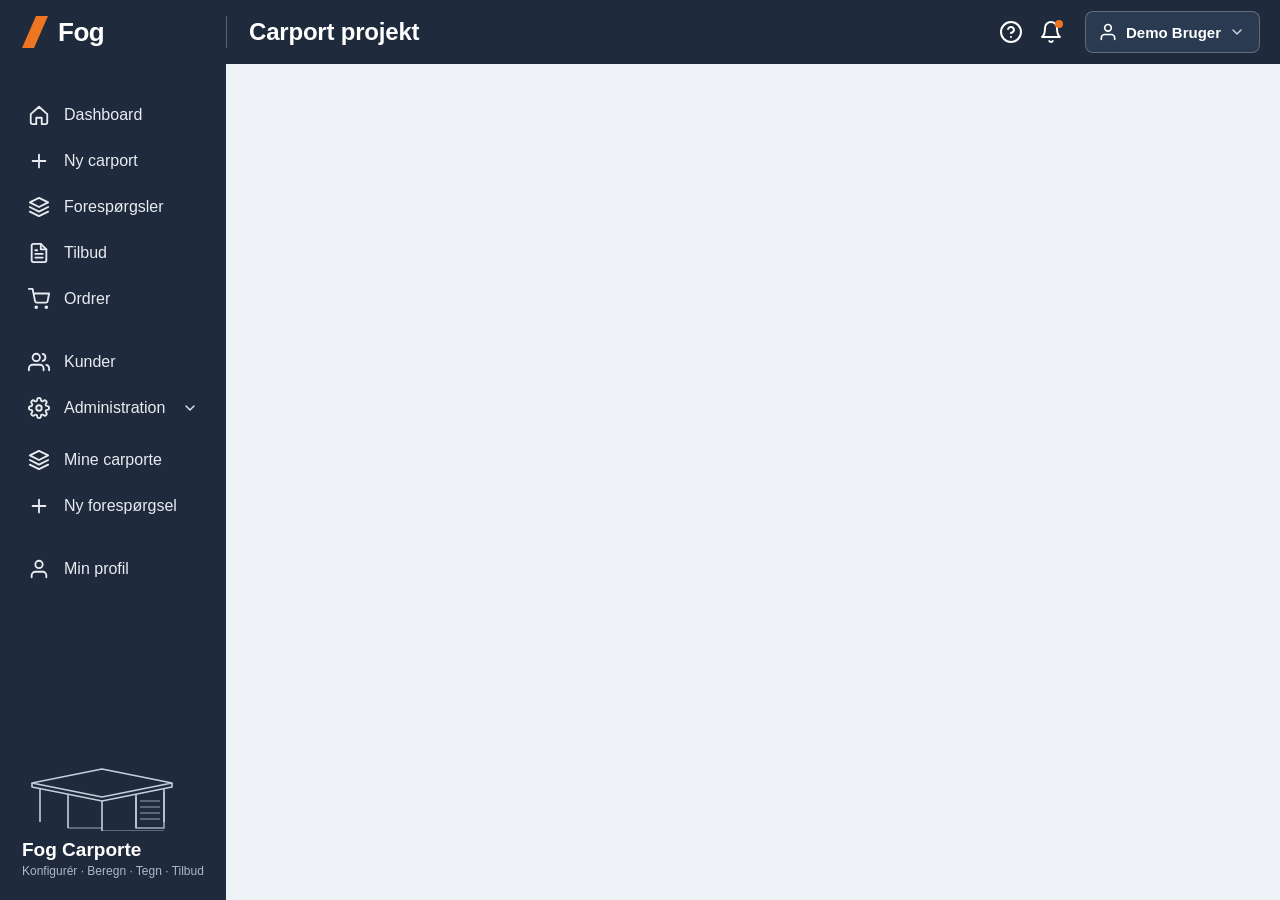
<file: src/main/resources/templates/fragments/layout.html>
<!DOCTYPE html>
<html lang="da" xmlns:th="http://www.thymeleaf.org">
<!--
  Shared layout fragments.
  Use with:  th:replace="~{fragments/layout :: head('Titel')}"
             th:replace="~{fragments/layout :: icons}"
             th:replace="~{fragments/layout :: topbar('Carport projekt')}"
             th:replace="~{fragments/layout :: sidebar('dashboard', 'salesperson')}"
-->
<head th:fragment="head(title)">
    <meta charset="UTF-8">
    <meta name="viewport" content="width=device-width, initial-scale=1.0">
    <title th:text="${title} + ' – Fog Carport'">Fog Carport</title>
    <link rel="stylesheet" th:href="@{/css/style.css}" href="../../public/css/style.css">
</head>
<body>

<!-- ================= ICON SPRITE ================= -->
<svg th:fragment="icons" xmlns="http://www.w3.org/2000/svg" style="display:none" aria-hidden="true">
    <defs>
        <symbol id="i-home" viewBox="0 0 24 24" fill="none" stroke="currentColor" stroke-width="2" stroke-linecap="round" stroke-linejoin="round"><path d="M3 11l9-8 9 8v9a2 2 0 0 1-2 2h-4v-7H9v7H5a2 2 0 0 1-2-2z"/></symbol>
        <symbol id="i-plus" viewBox="0 0 24 24" fill="none" stroke="currentColor" stroke-width="2" stroke-linecap="round" stroke-linejoin="round"><path d="M12 5v14M5 12h14"/></symbol>
        <symbol id="i-layers" viewBox="0 0 24 24" fill="none" stroke="currentColor" stroke-width="2" stroke-linecap="round" stroke-linejoin="round"><path d="M12 2 2 7l10 5 10-5-10-5z"/><path d="m2 17 10 5 10-5"/><path d="m2 12 10 5 10-5"/></symbol>
        <symbol id="i-file" viewBox="0 0 24 24" fill="none" stroke="currentColor" stroke-width="2" stroke-linecap="round" stroke-linejoin="round"><path d="M14 2H6a2 2 0 0 0-2 2v16a2 2 0 0 0 2 2h12a2 2 0 0 0 2-2V8z"/><path d="M14 2v6h6M16 13H8M16 17H8M10 9H8"/></symbol>
        <symbol id="i-cart" viewBox="0 0 24 24" fill="none" stroke="currentColor" stroke-width="2" stroke-linecap="round" stroke-linejoin="round"><circle cx="9" cy="21" r="1"/><circle cx="20" cy="21" r="1"/><path d="M1 1h4l2.68 13.39a2 2 0 0 0 2 1.61h9.72a2 2 0 0 0 2-1.61L23 6H6"/></symbol>
        <symbol id="i-users" viewBox="0 0 24 24" fill="none" stroke="currentColor" stroke-width="2" stroke-linecap="round" stroke-linejoin="round"><path d="M17 21v-2a4 4 0 0 0-4-4H5a4 4 0 0 0-4 4v2"/><circle cx="9" cy="7" r="4"/><path d="M23 21v-2a4 4 0 0 0-3-3.87M16 3.13a4 4 0 0 1 0 7.75"/></symbol>
        <symbol id="i-settings" viewBox="0 0 24 24" fill="none" stroke="currentColor" stroke-width="2" stroke-linecap="round" stroke-linejoin="round"><circle cx="12" cy="12" r="3"/><path d="M19.4 15a1.65 1.65 0 0 0 .33 1.82l.06.06a2 2 0 0 1-2.83 2.83l-.06-.06a1.65 1.65 0 0 0-1.82-.33 1.65 1.65 0 0 0-1 1.51V21a2 2 0 0 1-4 0v-.09A1.65 1.65 0 0 0 9 19.4a1.65 1.65 0 0 0-1.82.33l-.06.06a2 2 0 0 1-2.83-2.83l.06-.06a1.65 1.65 0 0 0 .33-1.82 1.65 1.65 0 0 0-1.51-1H3a2 2 0 0 1 0-4h.09A1.65 1.65 0 0 0 4.6 9a1.65 1.65 0 0 0-.33-1.82l-.06-.06a2 2 0 0 1 2.83-2.83l.06.06a1.65 1.65 0 0 0 1.82.33H9a1.65 1.65 0 0 0 1-1.51V3a2 2 0 0 1 4 0v.09a1.65 1.65 0 0 0 1 1.51 1.65 1.65 0 0 0 1.82-.33l.06-.06a2 2 0 0 1 2.83 2.83l-.06.06a1.65 1.65 0 0 0-.33 1.82V9a1.65 1.65 0 0 0 1.51 1H21a2 2 0 0 1 0 4h-.09a1.65 1.65 0 0 0-1.51 1z"/></symbol>
        <symbol id="i-chevron" viewBox="0 0 24 24" fill="none" stroke="currentColor" stroke-width="2" stroke-linecap="round" stroke-linejoin="round"><path d="m6 9 6 6 6-6"/></symbol>
        <symbol id="i-help" viewBox="0 0 24 24" fill="none" stroke="currentColor" stroke-width="2" stroke-linecap="round" stroke-linejoin="round"><circle cx="12" cy="12" r="10"/><path d="M9.09 9a3 3 0 0 1 5.83 1c0 2-3 3-3 3M12 17h.01"/></symbol>
        <symbol id="i-bell" viewBox="0 0 24 24" fill="none" stroke="currentColor" stroke-width="2" stroke-linecap="round" stroke-linejoin="round"><path d="M18 8A6 6 0 0 0 6 8c0 7-3 9-3 9h18s-3-2-3-9M13.73 21a2 2 0 0 1-3.46 0"/></symbol>
        <symbol id="i-user" viewBox="0 0 24 24" fill="none" stroke="currentColor" stroke-width="2" stroke-linecap="round" stroke-linejoin="round"><path d="M20 21v-2a4 4 0 0 0-4-4H8a4 4 0 0 0-4 4v2"/><circle cx="12" cy="7" r="4"/></symbol>
        <symbol id="i-menu" viewBox="0 0 24 24" fill="none" stroke="currentColor" stroke-width="2" stroke-linecap="round" stroke-linejoin="round"><path d="M3 12h18M3 6h18M3 18h18"/></symbol>
        <symbol id="i-carport" viewBox="0 0 24 24" fill="none" stroke="currentColor" stroke-width="2" stroke-linecap="round" stroke-linejoin="round"><path d="M2 10l10-6 10 6"/><path d="M4 9v12M20 9v12M4 21h16"/></symbol>
        <symbol id="i-sliders" viewBox="0 0 24 24" fill="none" stroke="currentColor" stroke-width="2" stroke-linecap="round" stroke-linejoin="round"><path d="M4 21v-7M4 10V3M12 21v-9M12 8V3M20 21v-5M20 12V3M1 14h6M9 8h6M17 16h6"/></symbol>
        <symbol id="i-image" viewBox="0 0 24 24" fill="none" stroke="currentColor" stroke-width="2" stroke-linecap="round" stroke-linejoin="round"><rect x="3" y="3" width="18" height="18" rx="2"/><circle cx="8.5" cy="8.5" r="1.5"/><path d="m21 15-5-5L5 21"/></symbol>
        <symbol id="i-calc" viewBox="0 0 24 24" fill="none" stroke="currentColor" stroke-width="2" stroke-linecap="round" stroke-linejoin="round"><rect x="4" y="2" width="16" height="20" rx="2"/><path d="M8 6h8M8 10h.01M12 10h.01M16 10h.01M8 14h.01M12 14h.01M16 14h.01M8 18h.01M12 18h.01M16 18h.01"/></symbol>
        <symbol id="i-ruler" viewBox="0 0 24 24" fill="none" stroke="currentColor" stroke-width="2" stroke-linecap="round" stroke-linejoin="round"><path d="M21.3 15.3a2.4 2.4 0 0 1 0 3.4l-2.6 2.6a2.4 2.4 0 0 1-3.4 0L2.7 8.7a2.41 2.41 0 0 1 0-3.4l2.6-2.6a2.41 2.41 0 0 1 3.4 0z"/><path d="m14.5 12.5 2-2M11.5 9.5l2-2M8.5 6.5l2-2M17.5 15.5l2-2"/></symbol>
        <symbol id="i-reset" viewBox="0 0 24 24" fill="none" stroke="currentColor" stroke-width="2" stroke-linecap="round" stroke-linejoin="round"><path d="M3 12a9 9 0 1 0 3-6.7L3 8"/><path d="M3 3v5h5"/></symbol>
        <symbol id="i-save" viewBox="0 0 24 24" fill="none" stroke="currentColor" stroke-width="2" stroke-linecap="round" stroke-linejoin="round"><path d="M19 21H5a2 2 0 0 1-2-2V5a2 2 0 0 1 2-2h11l5 5v11a2 2 0 0 1-2 2z"/><path d="M17 21v-8H7v8M7 3v5h8"/></symbol>
        <symbol id="i-download" viewBox="0 0 24 24" fill="none" stroke="currentColor" stroke-width="2" stroke-linecap="round" stroke-linejoin="round"><path d="M21 15v4a2 2 0 0 1-2 2H5a2 2 0 0 1-2-2v-4M7 10l5 5 5-5M12 15V3"/></symbol>
        <symbol id="i-search" viewBox="0 0 24 24" fill="none" stroke="currentColor" stroke-width="2" stroke-linecap="round" stroke-linejoin="round"><circle cx="11" cy="11" r="8"/><path d="m21 21-4.35-4.35"/></symbol>
        <symbol id="i-info" viewBox="0 0 24 24" fill="none" stroke="currentColor" stroke-width="2" stroke-linecap="round" stroke-linejoin="round"><circle cx="12" cy="12" r="10"/><path d="M12 16v-4M12 8h.01"/></symbol>
        <symbol id="i-lock" viewBox="0 0 24 24" fill="none" stroke="currentColor" stroke-width="2" stroke-linecap="round" stroke-linejoin="round"><rect x="3" y="11" width="18" height="11" rx="2"/><path d="M7 11V7a5 5 0 0 1 10 0v4"/></symbol>
        <symbol id="i-check" viewBox="0 0 24 24" fill="none" stroke="currentColor" stroke-width="2" stroke-linecap="round" stroke-linejoin="round"><path d="M20 6 9 17l-5-5"/></symbol>
        <symbol id="i-logout" viewBox="0 0 24 24" fill="none" stroke="currentColor" stroke-width="2" stroke-linecap="round" stroke-linejoin="round"><path d="M9 21H5a2 2 0 0 1-2-2V5a2 2 0 0 1 2-2h4M16 17l5-5-5-5M21 12H9"/></symbol>
        <symbol id="i-send" viewBox="0 0 24 24" fill="none" stroke="currentColor" stroke-width="2" stroke-linecap="round" stroke-linejoin="round"><path d="m22 2-7 20-4-9-9-4z"/><path d="M22 2 11 13"/></symbol>
        <symbol id="i-eye" viewBox="0 0 24 24" fill="none" stroke="currentColor" stroke-width="2" stroke-linecap="round" stroke-linejoin="round"><path d="M1 12s4-8 11-8 11 8 11 8-4 8-11 8-11-8-11-8z"/><circle cx="12" cy="12" r="3"/></symbol>
        <symbol id="i-back" viewBox="0 0 24 24" fill="none" stroke="currentColor" stroke-width="2" stroke-linecap="round" stroke-linejoin="round"><path d="M19 12H5M12 19l-7-7 7-7"/></symbol>
        <symbol id="i-mail" viewBox="0 0 24 24" fill="none" stroke="currentColor" stroke-width="2" stroke-linecap="round" stroke-linejoin="round"><path d="M4 4h16c1.1 0 2 .9 2 2v12c0 1.1-.9 2-2 2H4c-1.1 0-2-.9-2-2V6c0-1.1.9-2 2-2z"/><path d="m22 6-10 7L2 6"/></symbol>
        <symbol id="i-list" viewBox="0 0 24 24" fill="none" stroke="currentColor" stroke-width="2" stroke-linecap="round" stroke-linejoin="round"><path d="M8 6h13M8 12h13M8 18h13M3 6h.01M3 12h.01M3 18h.01"/></symbol>
        <symbol id="i-fog" viewBox="0 0 26 32" fill="currentColor"><path d="M14 0h12L12 32H0z"/></symbol>
    </defs>
</svg>

<!-- ================= TOPBAR ================= -->
<header class="topbar" th:fragment="topbar(title)">
    <a class="brand" th:href="@{/}" href="index.html" aria-label="Fog Carport forside">
        <svg class="brand-mark"><use href="#i-fog"/></svg>
        <span class="brand-name">Fog</span>
    </a>
    <span class="topbar-divider"></span>
    <span class="topbar-title" th:text="${title}">Carport projekt</span>
    <button class="icon-btn menu-toggle" type="button" data-nav-toggle aria-label="Menu">
        <svg><use href="#i-menu"/></svg>
    </button>
    <span class="topbar-spacer"></span>
    <button class="icon-btn" type="button" aria-label="Hjælp"><svg><use href="#i-help"/></svg></button>
    <button class="icon-btn" type="button" aria-label="Notifikationer"><svg><use href="#i-bell"/></svg><span class="dot"></span></button>
    <a class="user-menu" th:href="@{/logout}" href="login.html" title="Log ud">
        <svg><use href="#i-user"/></svg>
        <span th:text="${session != null and session.currentUser != null} ? ${session.currentUser.name} : 'Demo Bruger'">Demo Bruger</span>
        <svg class="chev"><use href="#i-chevron"/></svg>
    </a>
</header>

<!-- ================= SIDEBAR ================= -->
<!-- active: dashboard | new | mine | offers | orders | customers | admin -->
<aside class="sidebar" th:fragment="sidebar(active, role)">
    <nav class="nav" aria-label="Hovedmenu">

        <!-- Salesperson navigation -->
        <th:block th:if="${role != 'customer'}">
            <a th:href="@{/}" href="index.html" th:classappend="${active == 'dashboard'} ? 'active'">
                <svg><use href="#i-home"/></svg> Dashboard
            </a>
            <a th:href="@{/request}" href="request.html" th:classappend="${active == 'new'} ? 'active'">
                <svg><use href="#i-plus"/></svg> Ny carport
            </a>
            <a th:href="@{/orders(status='request')}" href="orders.html" th:classappend="${active == 'requests'} ? 'active'">
                <svg><use href="#i-layers"/></svg> Forespørgsler
            </a>
            <a th:href="@{/orders(status='offer_sent')}" href="orders.html" th:classappend="${active == 'offers'} ? 'active'">
                <svg><use href="#i-file"/></svg> Tilbud
            </a>
            <a th:href="@{/orders}" href="orders.html" th:classappend="${active == 'orders'} ? 'active'">
                <svg><use href="#i-cart"/></svg> Ordrer
            </a>
            <span class="nav-sep"></span>
            <a th:href="@{/customers}" href="#" th:classappend="${active == 'customers'} ? 'active'">
                <svg><use href="#i-users"/></svg> Kunder
            </a>
            <a th:href="@{/admin/materials}" href="#" th:classappend="${active == 'admin'} ? 'active'">
                <svg><use href="#i-settings"/></svg> Administration
                <svg class="chev"><use href="#i-chevron"/></svg>
            </a>
        </th:block>

        <!-- Customer navigation -->
        <th:block th:if="${role == 'customer'}">
            <a th:href="@{/customer/orders}" href="customer-order.html" th:classappend="${active == 'mine'} ? 'active'">
                <svg><use href="#i-layers"/></svg> Mine carporte
            </a>
            <a th:href="@{/request}" href="request.html" th:classappend="${active == 'new'} ? 'active'">
                <svg><use href="#i-plus"/></svg> Ny forespørgsel
            </a>
            <span class="nav-sep"></span>
            <a th:href="@{/customer/profile}" href="#" th:classappend="${active == 'profile'} ? 'active'">
                <svg><use href="#i-user"/></svg> Min profil
            </a>
        </th:block>

    </nav>

    <div class="sidebar-footer">
        <svg class="thumb" viewBox="0 0 160 70" fill="none" stroke="currentColor" stroke-width="1.6" stroke-linejoin="round">
            <path d="M10 22 80 8l70 14-70 14z"/>
            <path d="M10 22v4l70 14 70-14v-4"/>
            <path d="M18 27v34M46 33v34M80 40v30M114 33v34M142 27v34"/>
            <path d="M46 67h34M80 70h62" opacity=".5"/>
            <path d="M114 36v31h28V31" opacity=".8"/>
            <path d="M118 40h20M118 46h20M118 52h20M118 58h20" opacity=".5"/>
        </svg>
        <strong>Fog Carporte</strong>
        <small>Konfigurér · Beregn · Tegn · Tilbud</small>
    </div>
</aside>

<script th:fragment="scripts" th:src="@{/js/app.js}" src="../../public/js/app.js"></script>
</body>
</html>
</file>
<file: src/main/resources/public/css/style.css>
/* =====================================================================
   Fog Carport – stylesheet
   Layout: fixed topbar, fixed left sidebar, scrolling main area.
   Colours follow the dashboard mockup (navy chrome, Fog orange accent).
   ===================================================================== */

:root {
    --navy: #1f2b3c;
    --navy-2: #2a3a50;
    --navy-3: #34465e;
    --orange: #ee7623;
    --orange-dark: #d2641a;
    --orange-soft: #fdeedd;
    --bg: #eef1f5;
    --card: #ffffff;
    --border: #d9dee6;
    --border-strong: #c3cad5;
    --text: #1b2230;
    --muted: #5b6676;
    --green: #1e8a3c;
    --green-soft: #e3f4e8;
    --red: #c6352b;
    --red-soft: #fbe5e3;
    --blue-soft: #e4ecf7;
    --radius: 10px;
    --shadow: 0 1px 2px rgba(16, 24, 40, .06), 0 1px 3px rgba(16, 24, 40, .08);
    --topbar-h: 64px;
    --sidebar-w: 226px;
    --font: -apple-system, BlinkMacSystemFont, "Segoe UI", Roboto, Helvetica, Arial, sans-serif;
}

* { box-sizing: border-box; }

html, body {
    margin: 0;
    padding: 0;
    font-family: var(--font);
    font-size: 15px;
    color: var(--text);
    background: var(--bg);
}

a { color: inherit; text-decoration: none; }
button, input, select, textarea { font: inherit; color: inherit; }
img, svg { display: block; max-width: 100%; }
h1, h2, h3, h4, p { margin: 0; }
table { border-collapse: collapse; width: 100%; }

.sr-only {
    position: absolute; width: 1px; height: 1px; padding: 0; margin: -1px;
    overflow: hidden; clip: rect(0, 0, 0, 0); border: 0;
}

/* ---------------------------------------------------------------------
   Topbar
   --------------------------------------------------------------------- */

.topbar {
    position: fixed;
    top: 0; left: 0; right: 0;
    height: var(--topbar-h);
    background: var(--navy);
    color: #fff;
    display: flex;
    align-items: center;
    padding: 0 20px 0 0;
    z-index: 30;
}

.brand {
    width: var(--sidebar-w);
    height: 100%;
    display: flex;
    align-items: center;
    gap: 10px;
    padding: 0 22px;
    flex-shrink: 0;
}

.brand-mark {
    width: 26px;
    height: 32px;
    color: var(--orange);
}

.brand-name {
    font-size: 30px;
    font-weight: 700;
    letter-spacing: -.5px;
    line-height: 1;
}

.topbar-divider {
    width: 1px;
    height: 32px;
    background: rgba(255, 255, 255, .25);
    margin-right: 22px;
}

.topbar-title {
    font-size: 24px;
    font-weight: 600;
    letter-spacing: -.2px;
}

.topbar-spacer { flex: 1; }

.icon-btn {
    width: 40px; height: 40px;
    border: 0; border-radius: 8px;
    background: transparent;
    color: #fff;
    display: inline-flex; align-items: center; justify-content: center;
    cursor: pointer;
    position: relative;
}
.icon-btn:hover { background: rgba(255, 255, 255, .1); }
.icon-btn svg { width: 24px; height: 24px; }

.icon-btn .dot {
    position: absolute; top: 8px; right: 8px;
    width: 8px; height: 8px; border-radius: 50%;
    background: var(--orange);
}

.user-menu {
    margin-left: 14px;
    height: 42px;
    padding: 0 14px 0 12px;
    border: 1px solid rgba(255, 255, 255, .25);
    border-radius: 8px;
    background: var(--navy-2);
    color: #fff;
    display: inline-flex; align-items: center; gap: 8px;
    font-weight: 600;
    cursor: pointer;
}
.user-menu svg { width: 20px; height: 20px; }
.user-menu .chev { width: 16px; height: 16px; opacity: .8; }

.menu-toggle { display: none; }

/* ---------------------------------------------------------------------
   Sidebar
   --------------------------------------------------------------------- */

.sidebar {
    position: fixed;
    top: var(--topbar-h); bottom: 0; left: 0;
    width: var(--sidebar-w);
    background: var(--navy);
    color: #fff;
    padding: 28px 10px 22px;
    display: flex;
    flex-direction: column;
    z-index: 20;
}

.nav { display: flex; flex-direction: column; gap: 6px; }

.nav a {
    display: flex; align-items: center; gap: 14px;
    padding: 12px 18px;
    border-radius: 8px;
    font-size: 16px;
    color: #e8ecf2;
}
.nav a:hover { background: rgba(255, 255, 255, .07); }
.nav a svg { width: 22px; height: 22px; flex-shrink: 0; }
.nav a.active {
    background: var(--orange);
    color: #fff;
    font-weight: 600;
}
.nav a .chev { margin-left: auto; width: 16px; height: 16px; }

.nav-sep {
    height: 1px;
    background: rgba(255, 255, 255, .18);
    margin: 14px 8px;
}

.sidebar-footer {
    margin-top: auto;
    padding: 0 12px;
    text-align: left;
}
.sidebar-footer .thumb { width: 160px; color: #c6ceda; margin-bottom: 8px; }
.sidebar-footer strong { display: block; font-size: 19px; font-weight: 600; }
.sidebar-footer small { color: #aeb8c6; font-size: 12px; }

/* ---------------------------------------------------------------------
   Main area
   --------------------------------------------------------------------- */

.main {
    margin-left: var(--sidebar-w);
    padding: calc(var(--topbar-h) + 26px) 24px 32px;
    min-height: 100vh;
}

.page-head { margin-bottom: 20px; display: flex; align-items: flex-start; gap: 16px; flex-wrap: wrap; }
.page-head h1 { font-size: 32px; font-weight: 700; letter-spacing: -.5px; }
.page-head p { color: var(--muted); font-size: 17px; margin-top: 4px; }
.page-head .actions { margin-left: auto; display: flex; gap: 10px; align-items: center; }

/* Stats */

.stats {
    display: grid;
    grid-template-columns: repeat(4, 1fr);
    gap: 16px;
    margin-bottom: 20px;
}

.stat {
    background: var(--card);
    border: 1px solid var(--border);
    border-radius: var(--radius);
    box-shadow: var(--shadow);
    padding: 20px 18px;
    display: flex; align-items: center; gap: 18px;
}
.stat svg { width: 52px; height: 52px; color: var(--orange); flex-shrink: 0; }
.stat .label { color: var(--muted); font-size: 17px; }
.stat .value { font-size: 30px; font-weight: 700; line-height: 1.15; }
.stat .delta { color: var(--green); font-size: 15px; font-weight: 600; margin-left: 10px; }

/* Grid */

.grid {
    display: grid;
    grid-template-columns: 480px 1fr;
    gap: 16px;
    align-items: start;
}
.grid-2 { grid-template-columns: 1fr 1fr; }
.grid-wide { grid-template-columns: 1fr 380px; }
.col { display: flex; flex-direction: column; gap: 16px; }

/* Cards */

.card {
    background: var(--card);
    border: 1px solid var(--border);
    border-radius: var(--radius);
    box-shadow: var(--shadow);
    overflow: hidden;
}

.card-head {
    background: var(--navy);
    color: #fff;
    padding: 12px 18px;
    display: flex; align-items: center; gap: 12px;
    font-size: 19px;
    font-weight: 600;
}
.card-head svg { width: 24px; height: 24px; }
.card-head .right { margin-left: auto; display: flex; gap: 8px; align-items: center; font-size: 14px; font-weight: 500; }

.card-body { padding: 18px 20px; }
.card-body.tight { padding: 0; }
.card-foot {
    padding: 14px 20px;
    border-top: 1px solid var(--border);
    display: flex; gap: 10px; align-items: center; flex-wrap: wrap;
}

/* ---------------------------------------------------------------------
   Forms
   --------------------------------------------------------------------- */

.form-grid {
    display: grid;
    grid-template-columns: 1fr 1fr;
    gap: 16px 28px;
}
.form-grid .span-2 { grid-column: span 2; }

.field { display: flex; flex-direction: column; gap: 6px; }
.field label { font-size: 15px; color: var(--text); }

.control {
    display: flex; align-items: center;
    border: 1px solid var(--border-strong);
    border-radius: 7px;
    background: #fff;
    height: 40px;
    overflow: hidden;
}
.control:focus-within { border-color: var(--orange); box-shadow: 0 0 0 3px rgba(238, 118, 35, .18); }

.control input,
.control select {
    flex: 1;
    min-width: 0;
    height: 100%;
    border: 0;
    outline: 0;
    background: transparent;
    padding: 0 12px;
    font-size: 16px;
}
.control select { appearance: none; -webkit-appearance: none; padding-right: 34px; cursor: pointer; }
.control .unit { padding: 0 12px; color: var(--muted); font-size: 15px; }
.control.select { position: relative; }
.control.select::after {
    content: "";
    position: absolute; right: 12px; top: 50%;
    width: 8px; height: 8px;
    border-right: 2px solid var(--text);
    border-bottom: 2px solid var(--text);
    transform: translateY(-70%) rotate(45deg);
    pointer-events: none;
}

.control input[readonly] { background: #f6f7f9; color: var(--muted); }
textarea.textarea {
    width: 100%; min-height: 90px; resize: vertical;
    border: 1px solid var(--border-strong); border-radius: 7px; padding: 10px 12px; font-size: 16px;
}
textarea.textarea:focus { outline: 0; border-color: var(--orange); box-shadow: 0 0 0 3px rgba(238, 118, 35, .18); }

.check { display: flex; align-items: center; gap: 10px; font-size: 15px; cursor: pointer; }
.check input { width: 18px; height: 18px; accent-color: var(--orange); }

.help { color: var(--muted); font-size: 13px; }
.error { color: var(--red); font-size: 13px; }

/* Buttons */

.btn {
    display: inline-flex; align-items: center; justify-content: center; gap: 10px;
    height: 44px;
    padding: 0 18px;
    border: 1px solid var(--border-strong);
    border-radius: 8px;
    background: #fff;
    font-size: 16px;
    font-weight: 500;
    cursor: pointer;
    white-space: nowrap;
    box-shadow: var(--shadow);
}
.btn:hover { background: #f6f7f9; }
.btn svg { width: 20px; height: 20px; }
.btn.primary { background: var(--orange); border-color: var(--orange); color: #fff; font-weight: 600; }
.btn.primary:hover { background: var(--orange-dark); }
.btn.dark { background: var(--navy); border-color: var(--navy); color: #fff; }
.btn.dark:hover { background: var(--navy-2); }
.btn.danger { color: var(--red); }
.btn.sm { height: 34px; padding: 0 12px; font-size: 14px; }
.btn.block { width: 100%; }
.btn:disabled { opacity: .5; cursor: not-allowed; }

.toolbar {
    display: flex; gap: 14px; align-items: center; margin-top: 16px; flex-wrap: wrap;
}
.toolbar .push { margin-left: auto; }

/* Segmented control (view toggle) */

.segmented {
    display: inline-flex;
    border: 1px solid var(--border-strong);
    border-radius: 7px;
    overflow: hidden;
    background: #fff;
}
.segmented button {
    border: 0; background: transparent; padding: 7px 14px; font-size: 15px; cursor: pointer; color: var(--text);
    border-right: 1px solid var(--border);
}
.segmented button:last-child { border-right: 0; }
.segmented button.active { background: var(--orange); color: #fff; font-weight: 600; }

/* ---------------------------------------------------------------------
   Result list & tables
   --------------------------------------------------------------------- */

.kv { list-style: none; margin: 0; padding: 0 20px; }
.kv li {
    display: flex; justify-content: space-between; align-items: center;
    padding: 8px 4px;
    border-bottom: 1px solid var(--border);
    font-size: 16px;
}
.kv li:last-child { border-bottom: 0; }
.kv li .v { font-weight: 500; }
.kv li.total {
    margin: 6px -20px 0;
    padding: 10px 24px;
    background: var(--orange-soft);
    color: var(--orange-dark);
    font-weight: 700;
    border-bottom: 0;
}
.kv li.total .v { font-size: 20px; font-weight: 700; }

.table th, .table td {
    padding: 11px 14px;
    text-align: left;
    border-bottom: 1px solid var(--border);
    font-size: 15px;
    vertical-align: middle;
}
.table th {
    background: #f6f7f9;
    color: var(--muted);
    font-weight: 600;
    font-size: 13px;
    text-transform: uppercase;
    letter-spacing: .4px;
}
.table tr:last-child td { border-bottom: 0; }
.table td.num, .table th.num { text-align: right; font-variant-numeric: tabular-nums; }
.table tbody tr:hover td { background: #fafbfc; }
.table .muted { color: var(--muted); }
.table tfoot td { font-weight: 700; background: #f6f7f9; }

/* Status badges */

.badge {
    display: inline-flex; align-items: center; gap: 6px;
    padding: 4px 10px;
    border-radius: 999px;
    font-size: 13px;
    font-weight: 600;
    white-space: nowrap;
}
.badge::before { content: ""; width: 7px; height: 7px; border-radius: 50%; background: currentColor; }
.badge.request    { background: var(--blue-soft);   color: #2c4f85; }
.badge.offer_sent { background: var(--orange-soft); color: var(--orange-dark); }
.badge.paid       { background: var(--green-soft);  color: var(--green); }
.badge.delivered  { background: #e9ebef;            color: #46505e; }

/* Status stepper */

.stepper {
    display: flex; align-items: center;
    padding: 18px 20px;
    gap: 0;
}
.step { display: flex; align-items: center; gap: 10px; color: var(--muted); font-weight: 500; white-space: nowrap; }
.step .n {
    width: 30px; height: 30px; border-radius: 50%;
    border: 2px solid var(--border-strong);
    display: inline-flex; align-items: center; justify-content: center;
    font-size: 14px; font-weight: 700; background: #fff;
}
.step.done .n { background: var(--green); border-color: var(--green); color: #fff; }
.step.current .n { background: var(--orange); border-color: var(--orange); color: #fff; }
.step.current { color: var(--text); font-weight: 700; }
.step-line { flex: 1; height: 2px; background: var(--border-strong); margin: 0 12px; min-width: 24px; }
.step-line.done { background: var(--green); }

/* Notices */

.notice {
    display: flex; gap: 12px; align-items: flex-start;
    padding: 14px 16px;
    border-radius: 8px;
    border: 1px solid;
    font-size: 15px;
}
.notice svg { width: 22px; height: 22px; flex-shrink: 0; margin-top: 1px; }
.notice.info { background: var(--blue-soft); border-color: #c3d3ea; color: #26426d; }
.notice.warn { background: var(--orange-soft); border-color: #f3c99f; color: #8a4a12; }
.notice.ok   { background: var(--green-soft); border-color: #b9dfc4; color: #185f2d; }
.notice.locked { background: #f3f4f6; border-color: var(--border-strong); color: var(--muted); }

/* Price box on order page */

.price-box { display: grid; gap: 14px; }
.price-row { display: flex; justify-content: space-between; align-items: center; font-size: 16px; }
.price-row .lbl { color: var(--muted); }
.price-row .val { font-weight: 600; font-variant-numeric: tabular-nums; }
.price-row.big { padding-top: 12px; border-top: 1px solid var(--border); }
.price-row.big .val { font-size: 26px; font-weight: 700; color: var(--orange-dark); }
.margin-good { color: var(--green); }
.margin-bad { color: var(--red); }

/* Drawing */

.drawing {
    padding: 18px;
    background: #fff;
    display: flex; justify-content: center;
}
.drawing svg { width: 100%; height: auto; max-height: 560px; }
.drawing-sm svg { max-height: 220px; }

.dim-line { stroke: #1b2230; stroke-width: 1.2; }
.dim-text { font-family: var(--font); font-size: 22px; fill: #1b2230; }
.wood { fill: #f4e7d3; stroke: #8a6a3e; stroke-width: 1; }
.post { fill: #a5783f; stroke: #5d4323; stroke-width: 1; }
.strap { stroke: #6b7280; stroke-width: 2; stroke-dasharray: 10 6; }
.outline { fill: none; stroke: #1b2230; stroke-width: 1.6; }

/* Details list (customer info) */

.details { display: grid; grid-template-columns: 1fr 1fr; gap: 10px 24px; }
.details dt { color: var(--muted); font-size: 13px; text-transform: uppercase; letter-spacing: .4px; }
.details dd { margin: 2px 0 0; font-size: 16px; font-weight: 500; }

/* Filter tabs */

.tabs { display: flex; gap: 6px; flex-wrap: wrap; }
.tabs a {
    padding: 8px 14px; border-radius: 999px; border: 1px solid var(--border-strong);
    background: #fff; font-size: 14px; font-weight: 500; color: var(--muted);
}
.tabs a.active { background: var(--navy); border-color: var(--navy); color: #fff; }
.tabs a .count { opacity: .75; margin-left: 6px; }

.search {
    display: flex; align-items: center; gap: 8px;
    height: 40px; padding: 0 12px;
    border: 1px solid var(--border-strong); border-radius: 7px; background: #fff; min-width: 260px;
}
.search svg { width: 18px; height: 18px; color: var(--muted); }
.search input { border: 0; outline: 0; flex: 1; font-size: 15px; background: transparent; }

/* ---------------------------------------------------------------------
   Auth page
   --------------------------------------------------------------------- */

.auth {
    min-height: 100vh;
    display: grid;
    grid-template-columns: 1fr 1fr;
}
.auth-side {
    background: var(--navy);
    color: #fff;
    padding: 48px 56px;
    display: flex; flex-direction: column;
}
.auth-side .brand { padding: 0; width: auto; height: auto; }
.auth-side .hero { margin: auto 0; }
.auth-side .hero h2 { font-size: 40px; line-height: 1.1; letter-spacing: -.5px; margin-bottom: 16px; }
.auth-side .hero p { color: #c6ceda; font-size: 18px; max-width: 460px; }
.auth-side .hero svg { width: 100%; max-width: 440px; margin-top: 36px; color: #c6ceda; }
.auth-side .legal { color: #8f9bab; font-size: 13px; }

.auth-form {
    display: flex; align-items: center; justify-content: center;
    padding: 40px 24px;
}
.auth-card { width: 100%; max-width: 420px; }
.auth-card h1 { font-size: 30px; margin-bottom: 6px; }
.auth-card > p { color: var(--muted); margin-bottom: 26px; }
.auth-card .field { margin-bottom: 16px; }
.auth-card .btn { margin-top: 8px; }
.auth-card .alt { margin-top: 22px; text-align: center; color: var(--muted); font-size: 14px; }
.auth-card .alt a { color: var(--orange-dark); font-weight: 600; }

/* ---------------------------------------------------------------------
   Utilities
   --------------------------------------------------------------------- */

.muted { color: var(--muted); }
.strong { font-weight: 600; }
.text-right { text-align: right; }
.mt-16 { margin-top: 16px; }
.mb-16 { margin-bottom: 16px; }
.row { display: flex; gap: 12px; align-items: center; flex-wrap: wrap; }
.row .push { margin-left: auto; }
.num { font-variant-numeric: tabular-nums; }

/* ---------------------------------------------------------------------
   Responsive
   --------------------------------------------------------------------- */

@media (max-width: 1280px) {
    .grid { grid-template-columns: 420px 1fr; }
    .stats { grid-template-columns: repeat(2, 1fr); }
    .brand-name { font-size: 26px; }
}

@media (max-width: 1024px) {
    .grid, .grid-2, .grid-wide { grid-template-columns: 1fr; }
    .topbar-title { font-size: 20px; }
}

@media (max-width: 860px) {
    .menu-toggle { display: inline-flex; margin-left: 8px; }
    .brand { width: auto; padding: 0 14px; }
    .topbar-divider, .topbar-title { display: none; }
    .user-menu span { display: none; }
    .user-menu { padding: 0 10px; }

    .sidebar { transform: translateX(-100%); transition: transform .2s ease; box-shadow: none; }
    body.nav-open .sidebar { transform: translateX(0); box-shadow: 8px 0 24px rgba(0, 0, 0, .25); }
    .main { margin-left: 0; padding-left: 14px; padding-right: 14px; }

    .stats { grid-template-columns: 1fr 1fr; gap: 10px; }
    .stat { padding: 14px; gap: 12px; }
    .stat svg { width: 40px; height: 40px; }
    .stat .value { font-size: 24px; }
    .page-head h1 { font-size: 26px; }
    .form-grid { grid-template-columns: 1fr; }
    .form-grid .span-2 { grid-column: span 1; }
    .toolbar .btn { flex: 1 1 45%; }
    .auth { grid-template-columns: 1fr; }
    .auth-side { display: none; }
    .table th:nth-child(5), .table td:nth-child(5) { display: none; }
}

@media (max-width: 520px) {
    .stats { grid-template-columns: 1fr; }
    .toolbar .btn { flex: 1 1 100%; }
    .stepper { flex-wrap: wrap; gap: 10px; }
    .step-line { display: none; }
}
</file>
